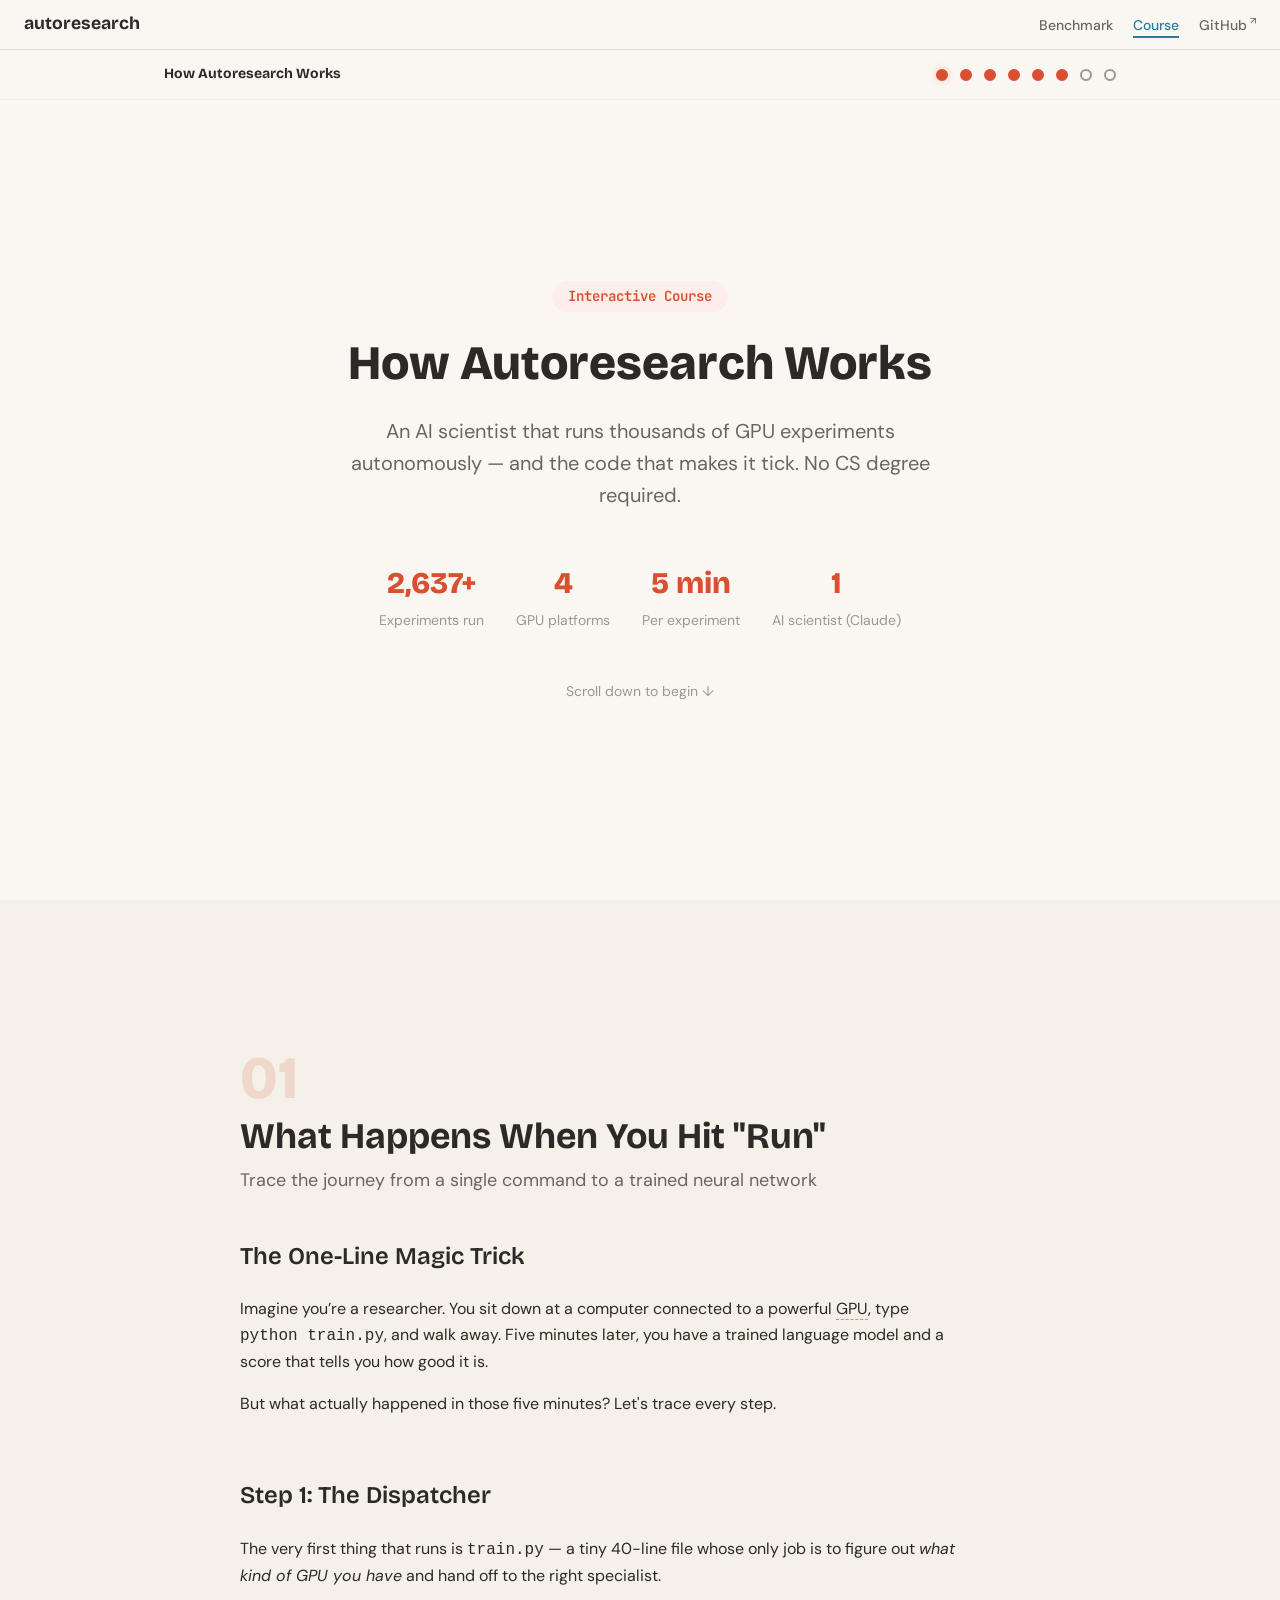
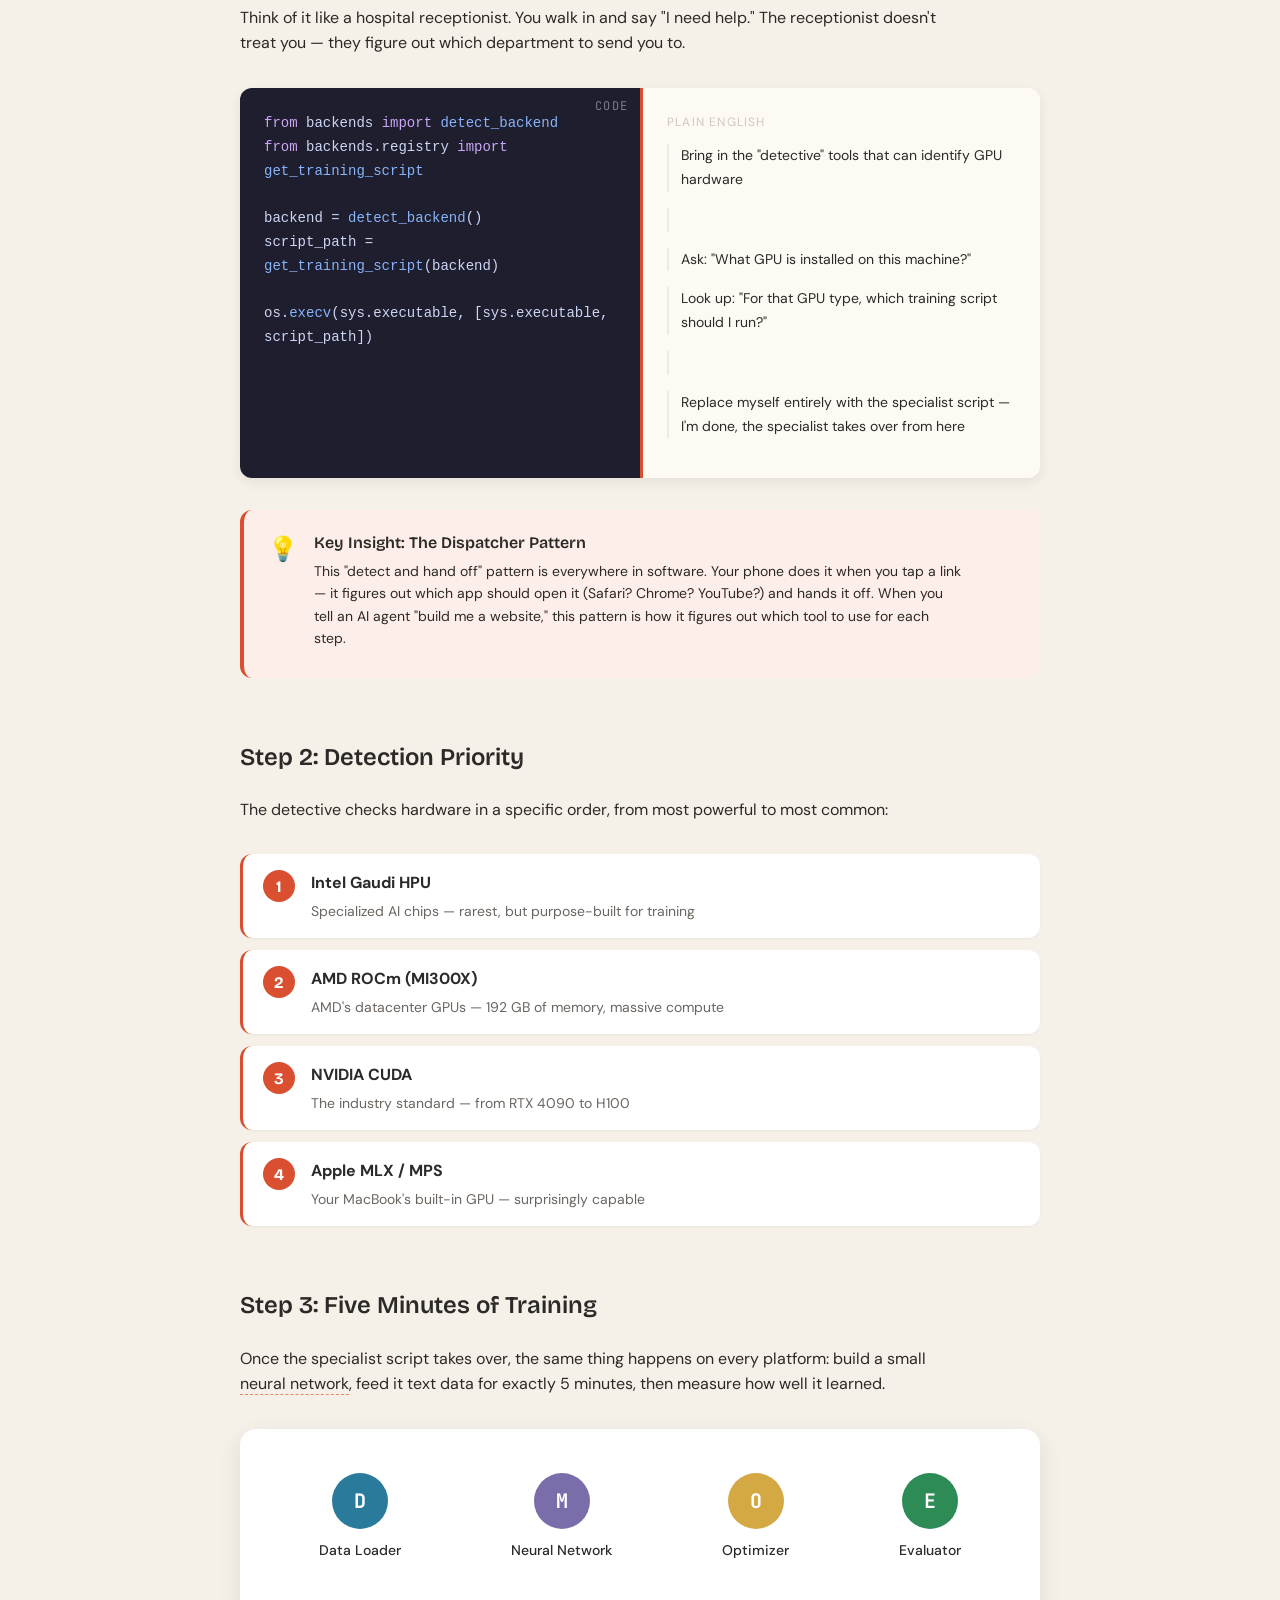
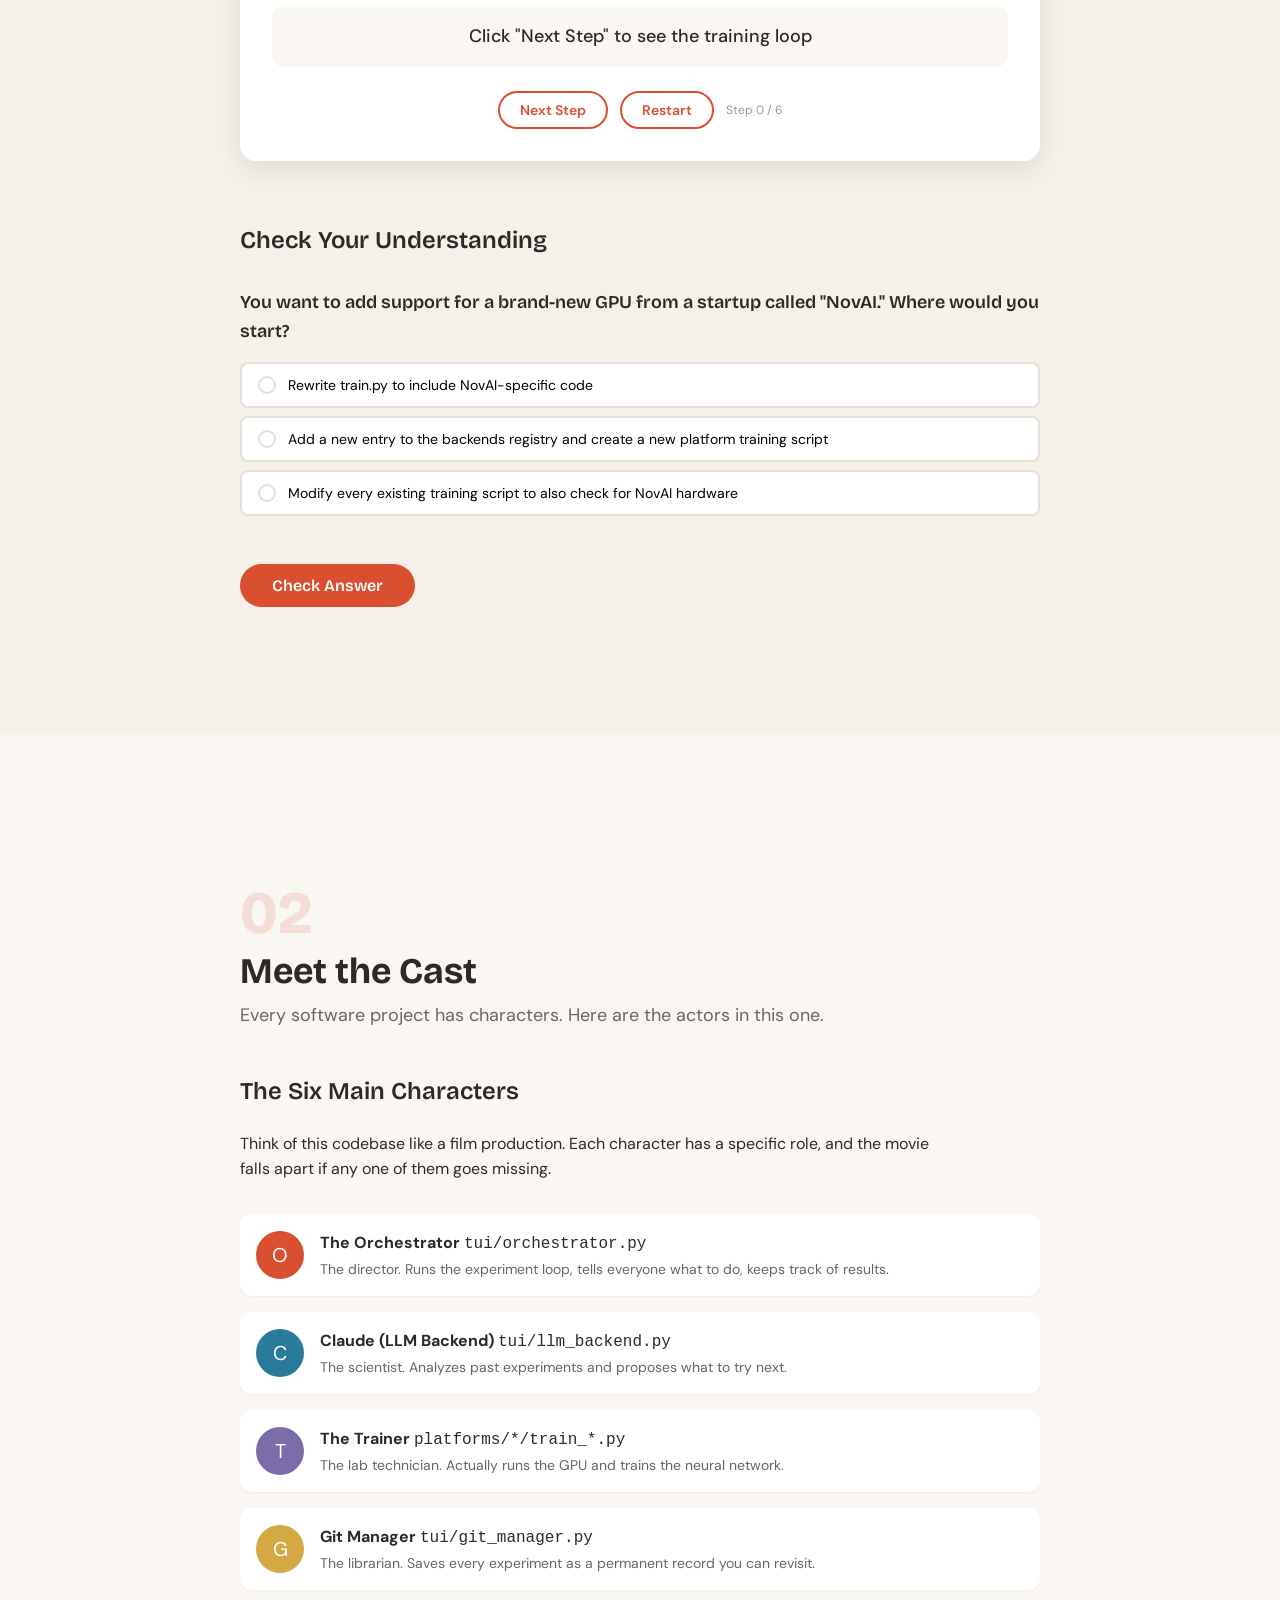
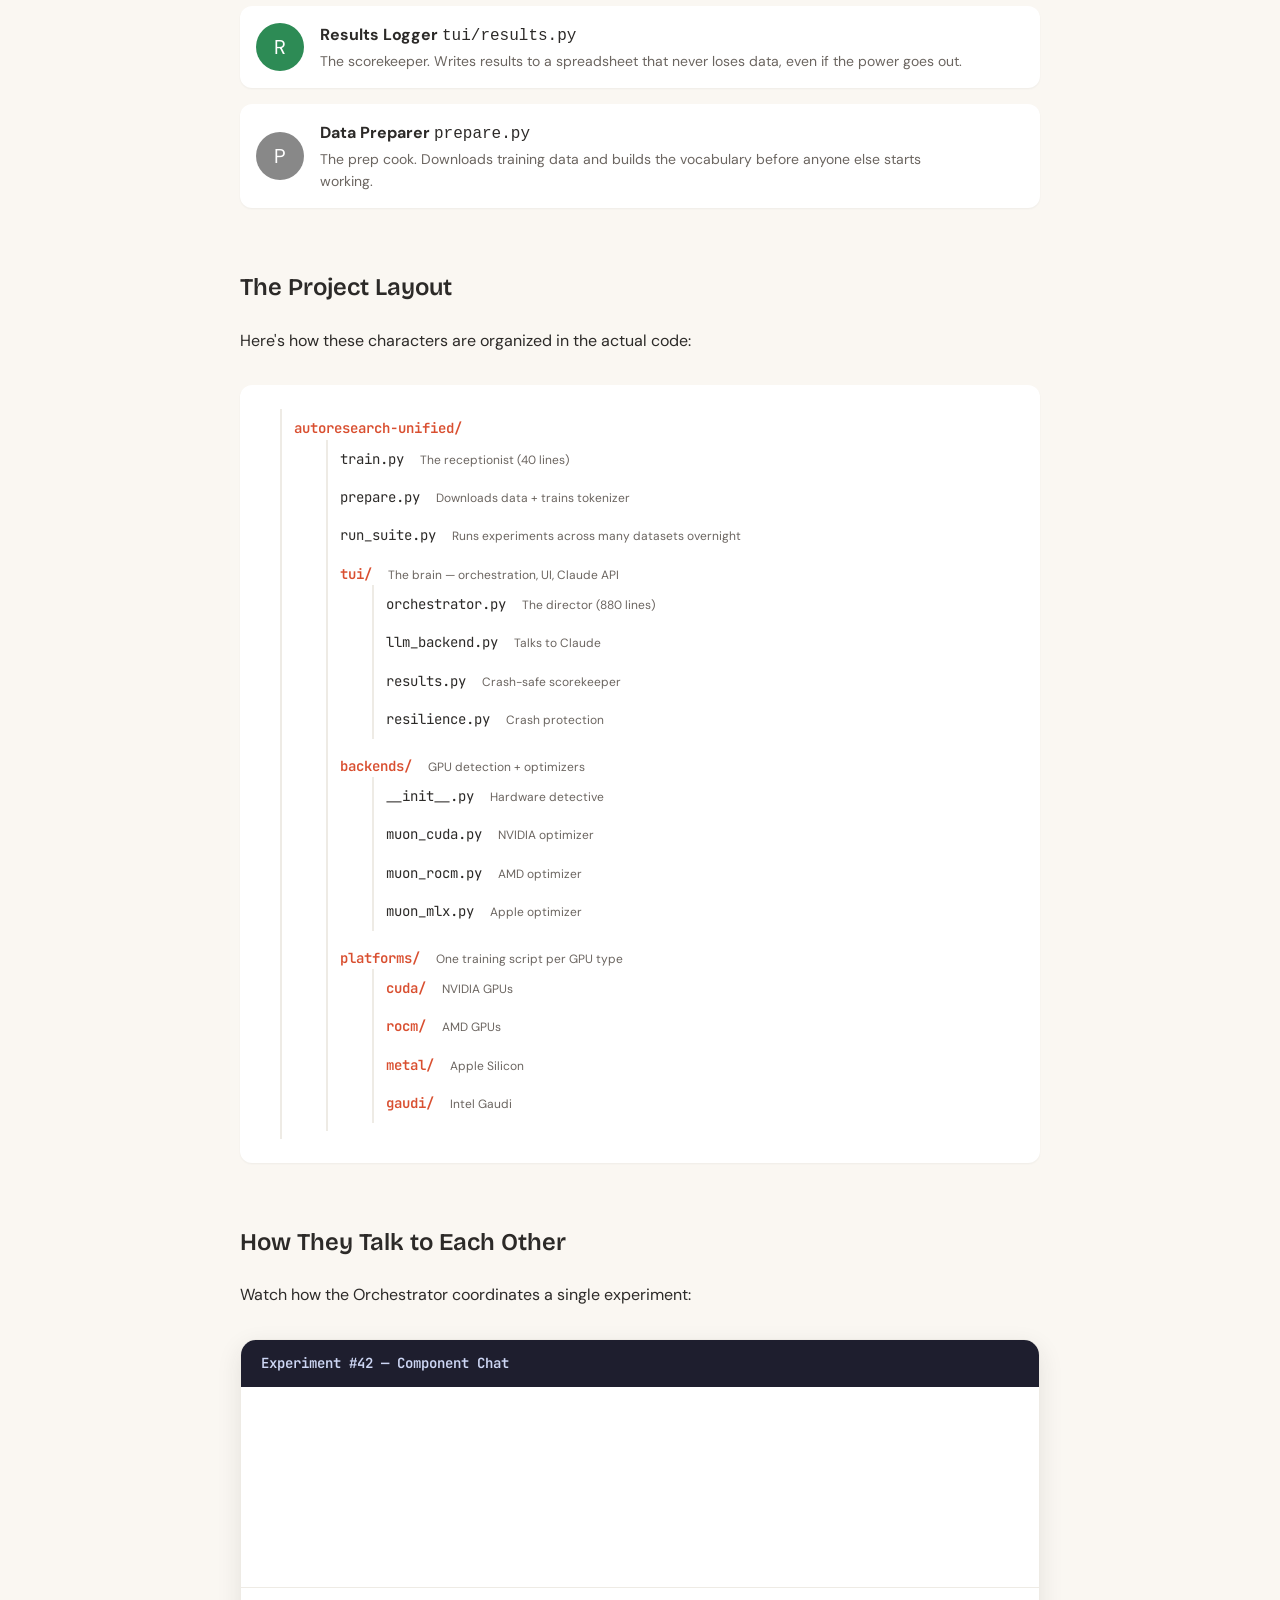
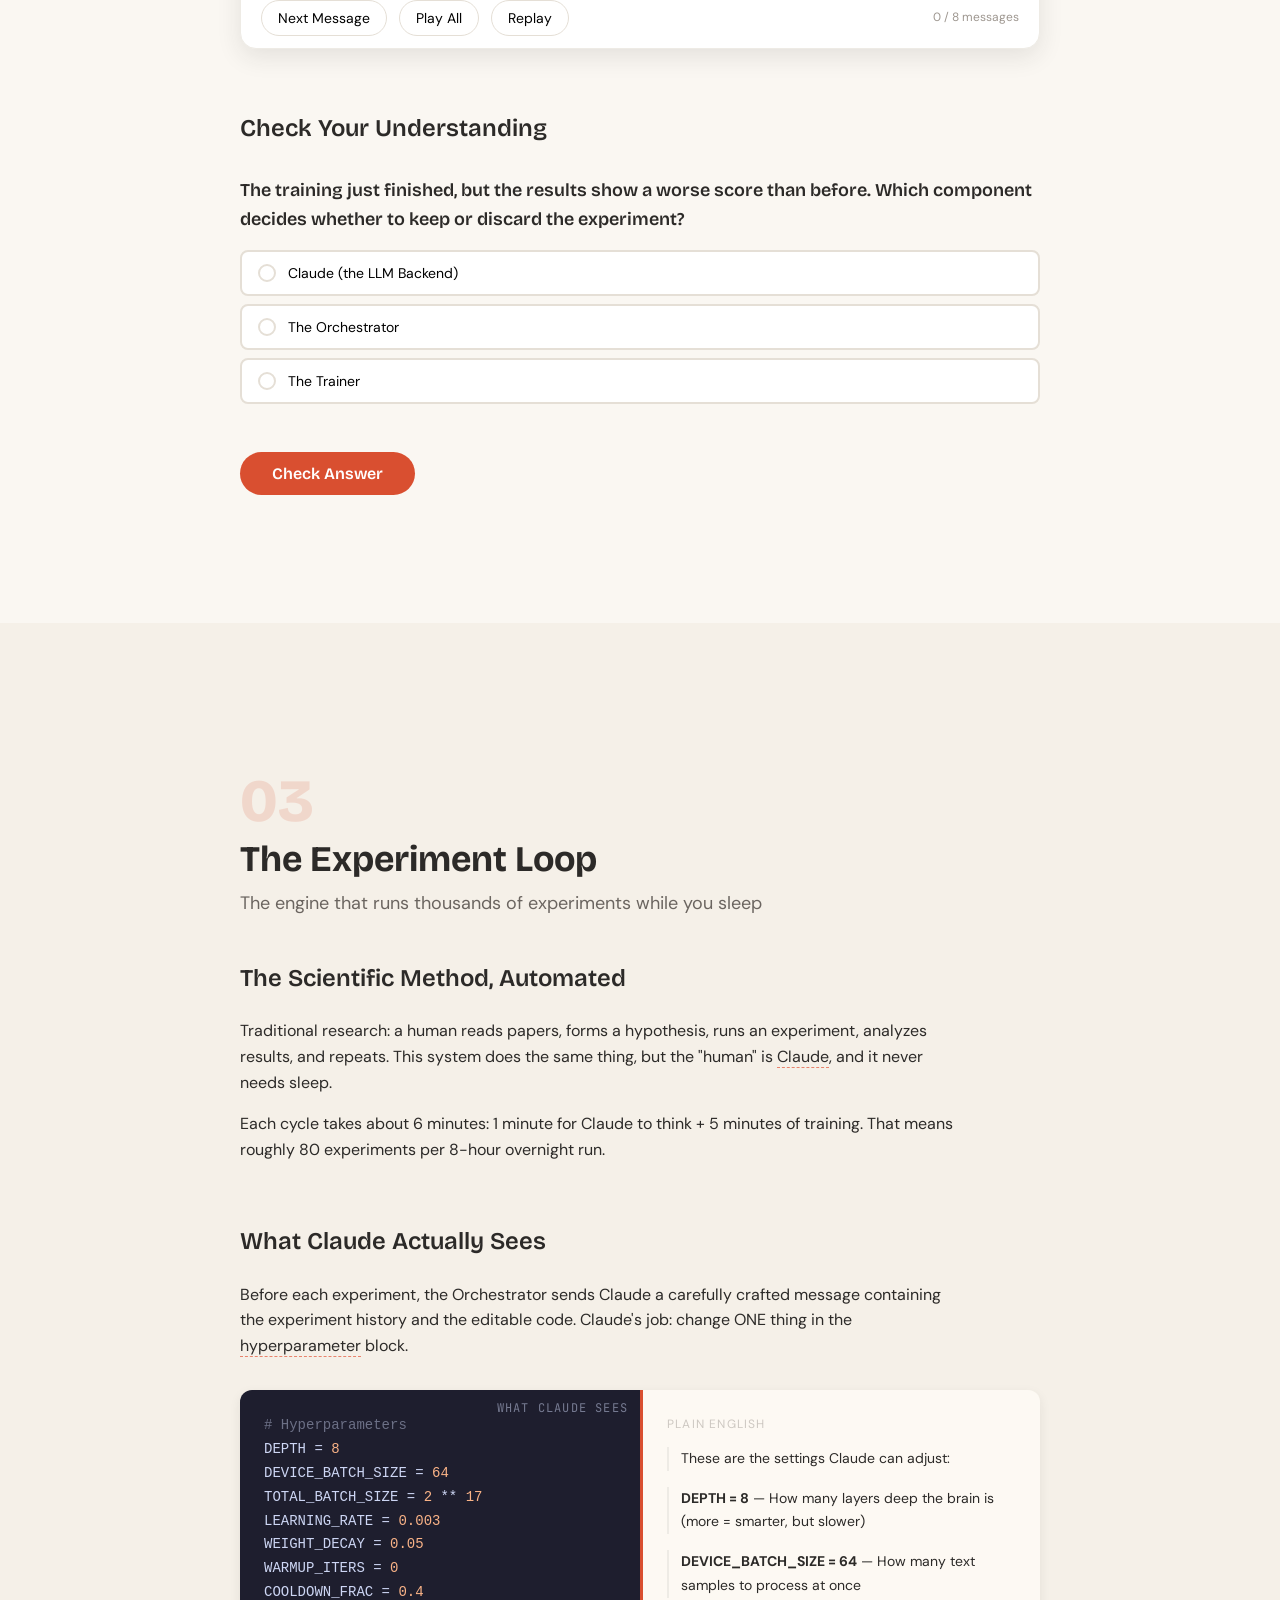
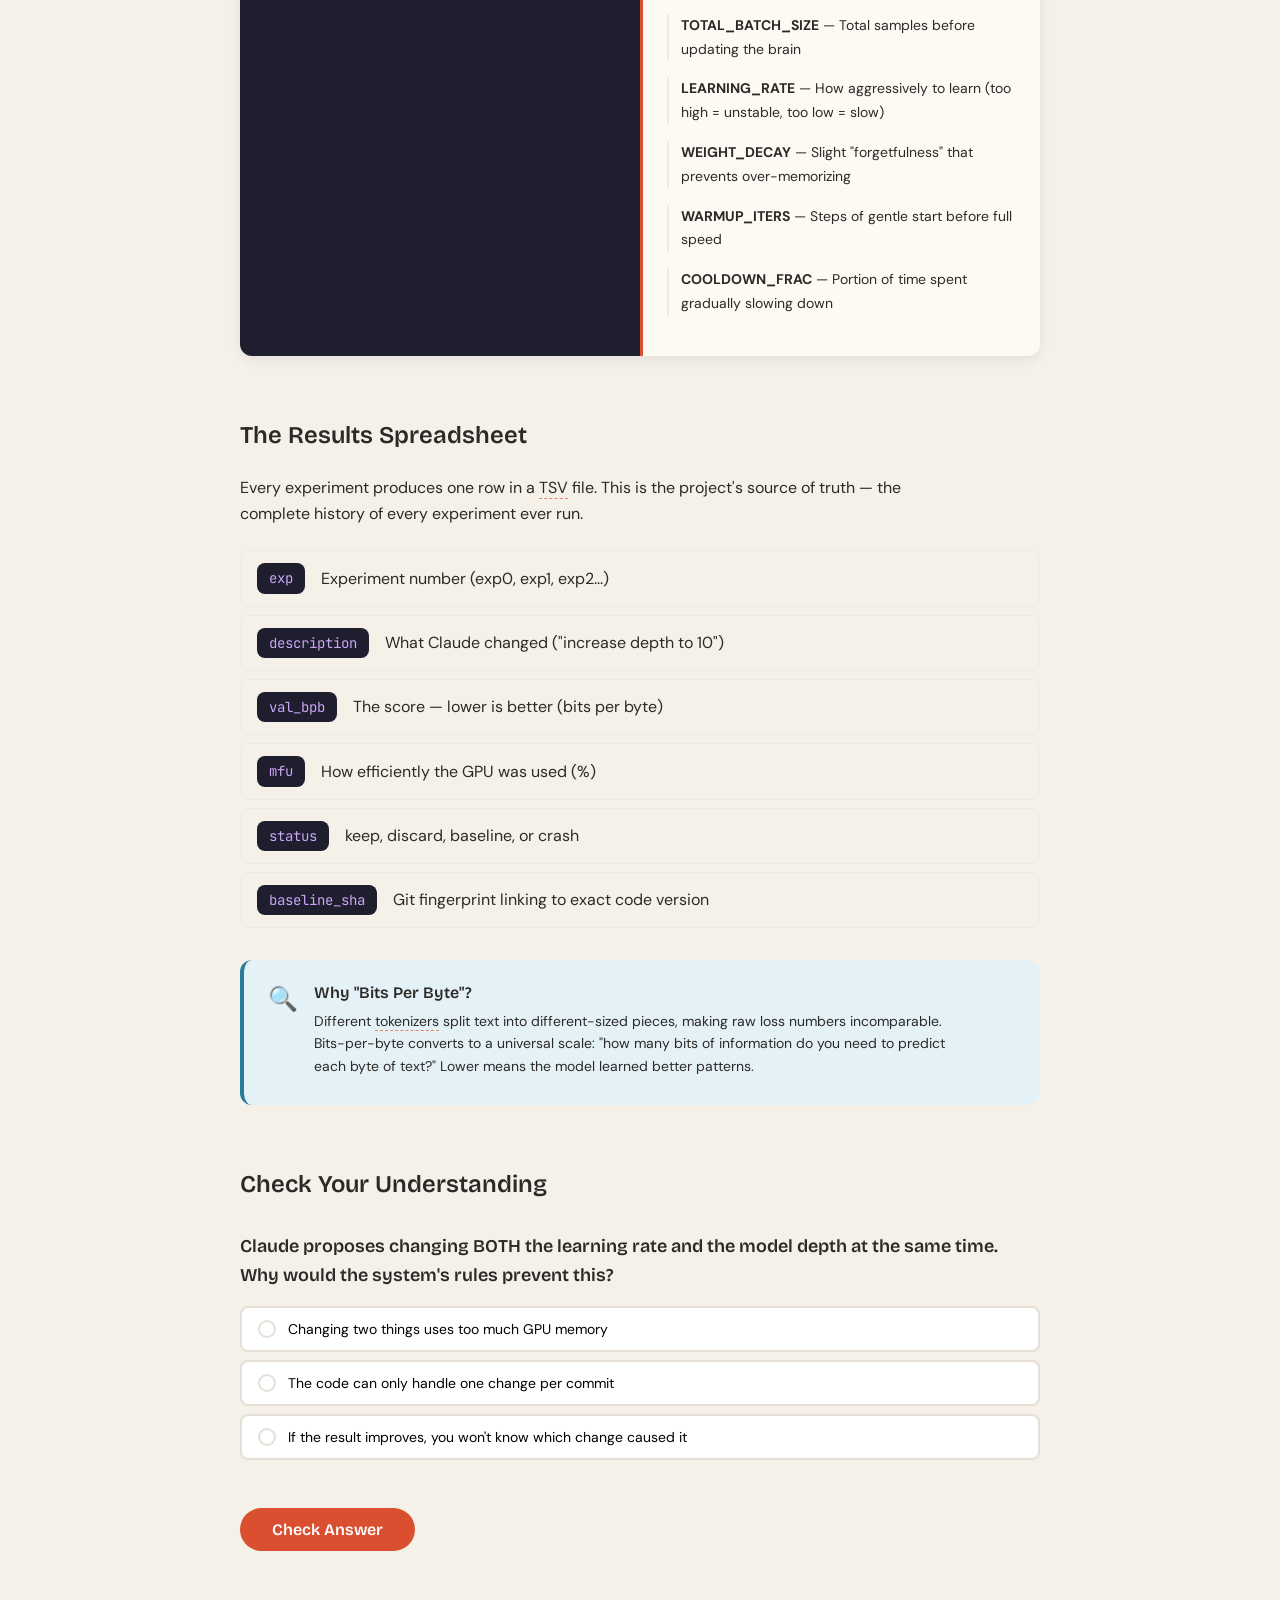
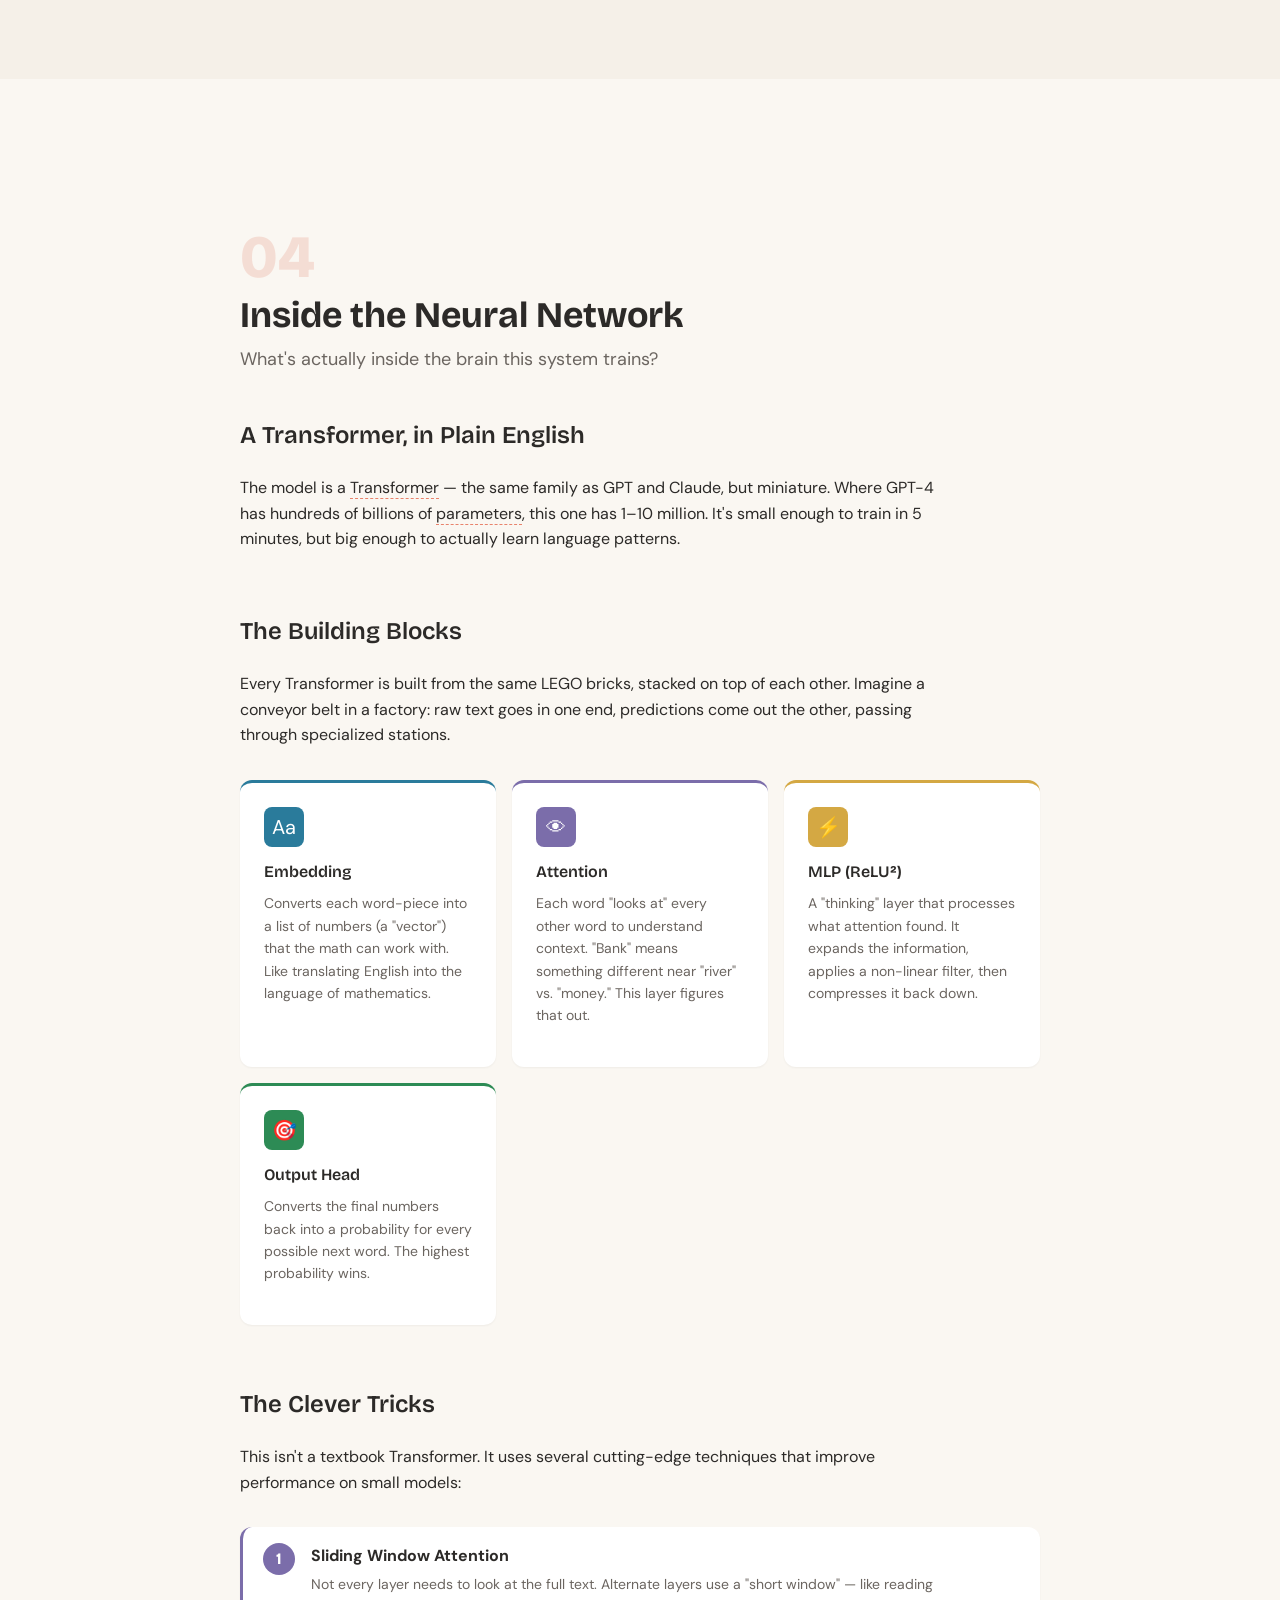
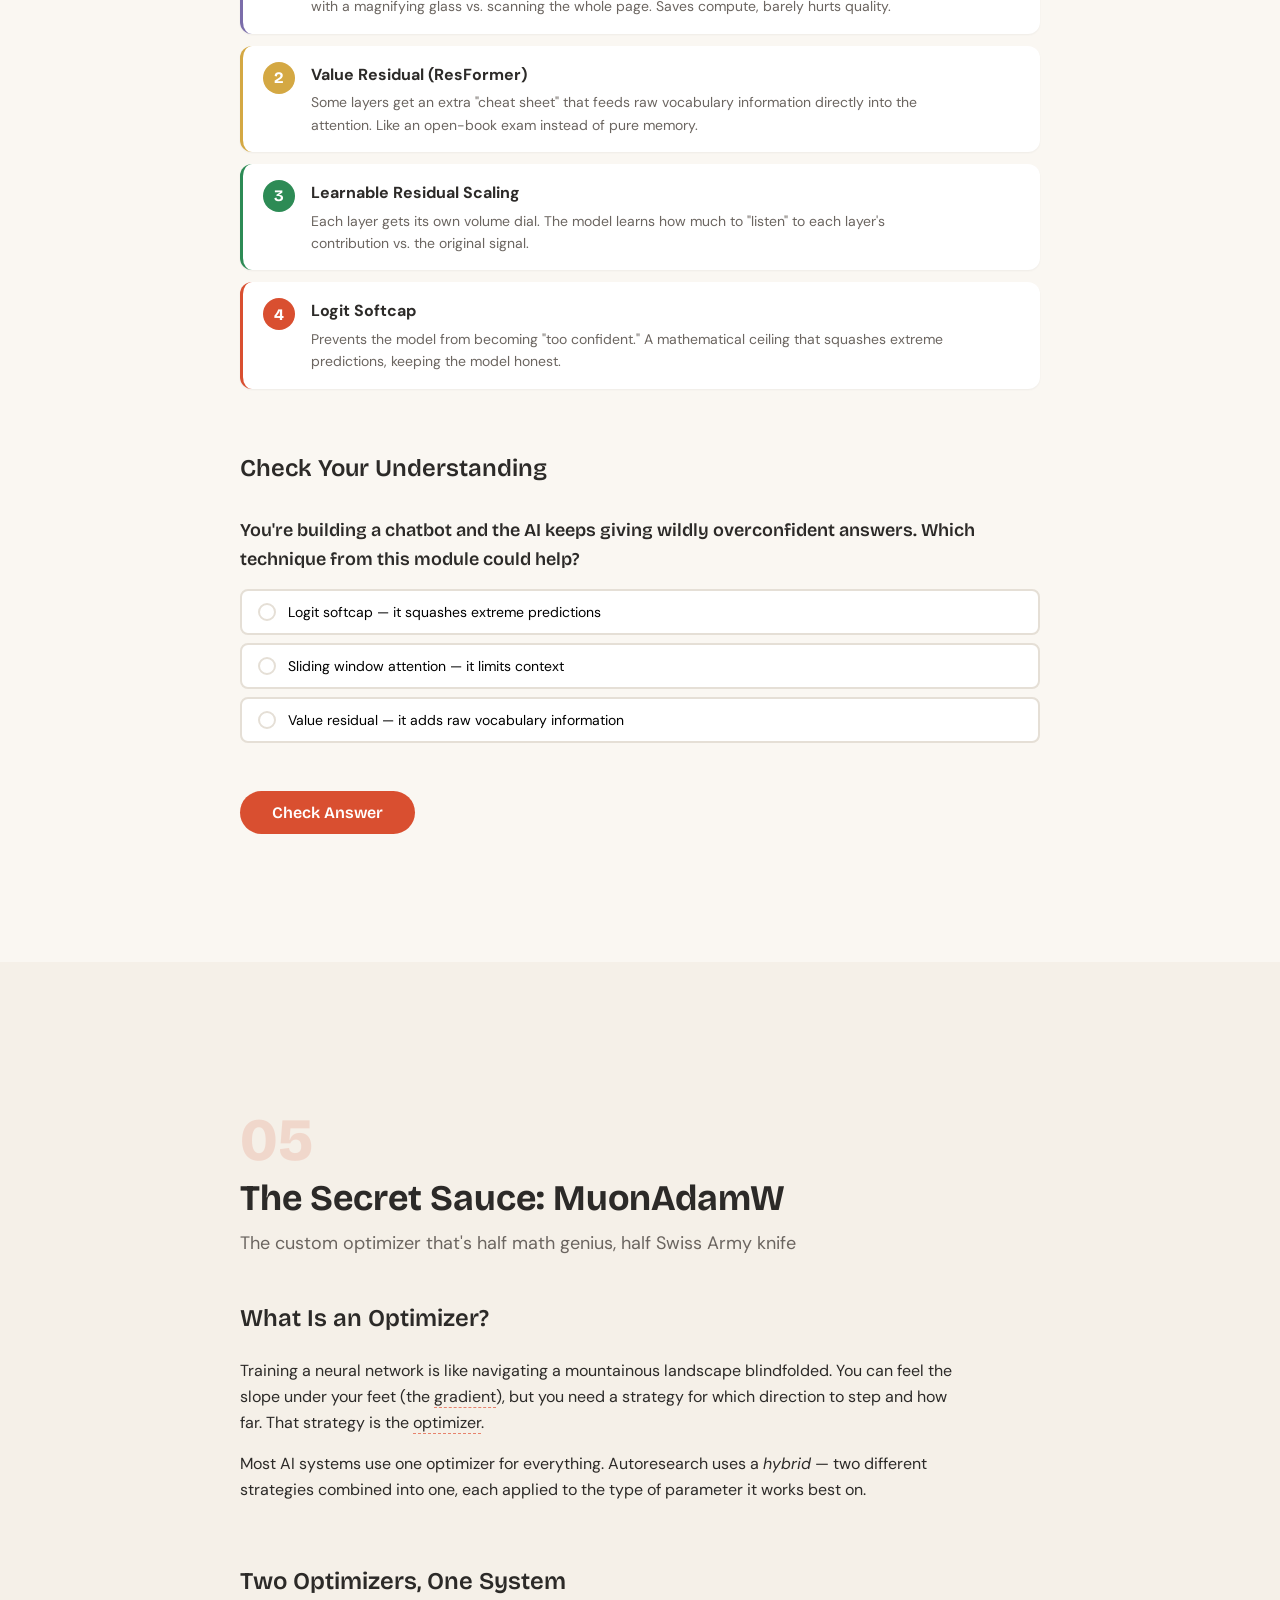
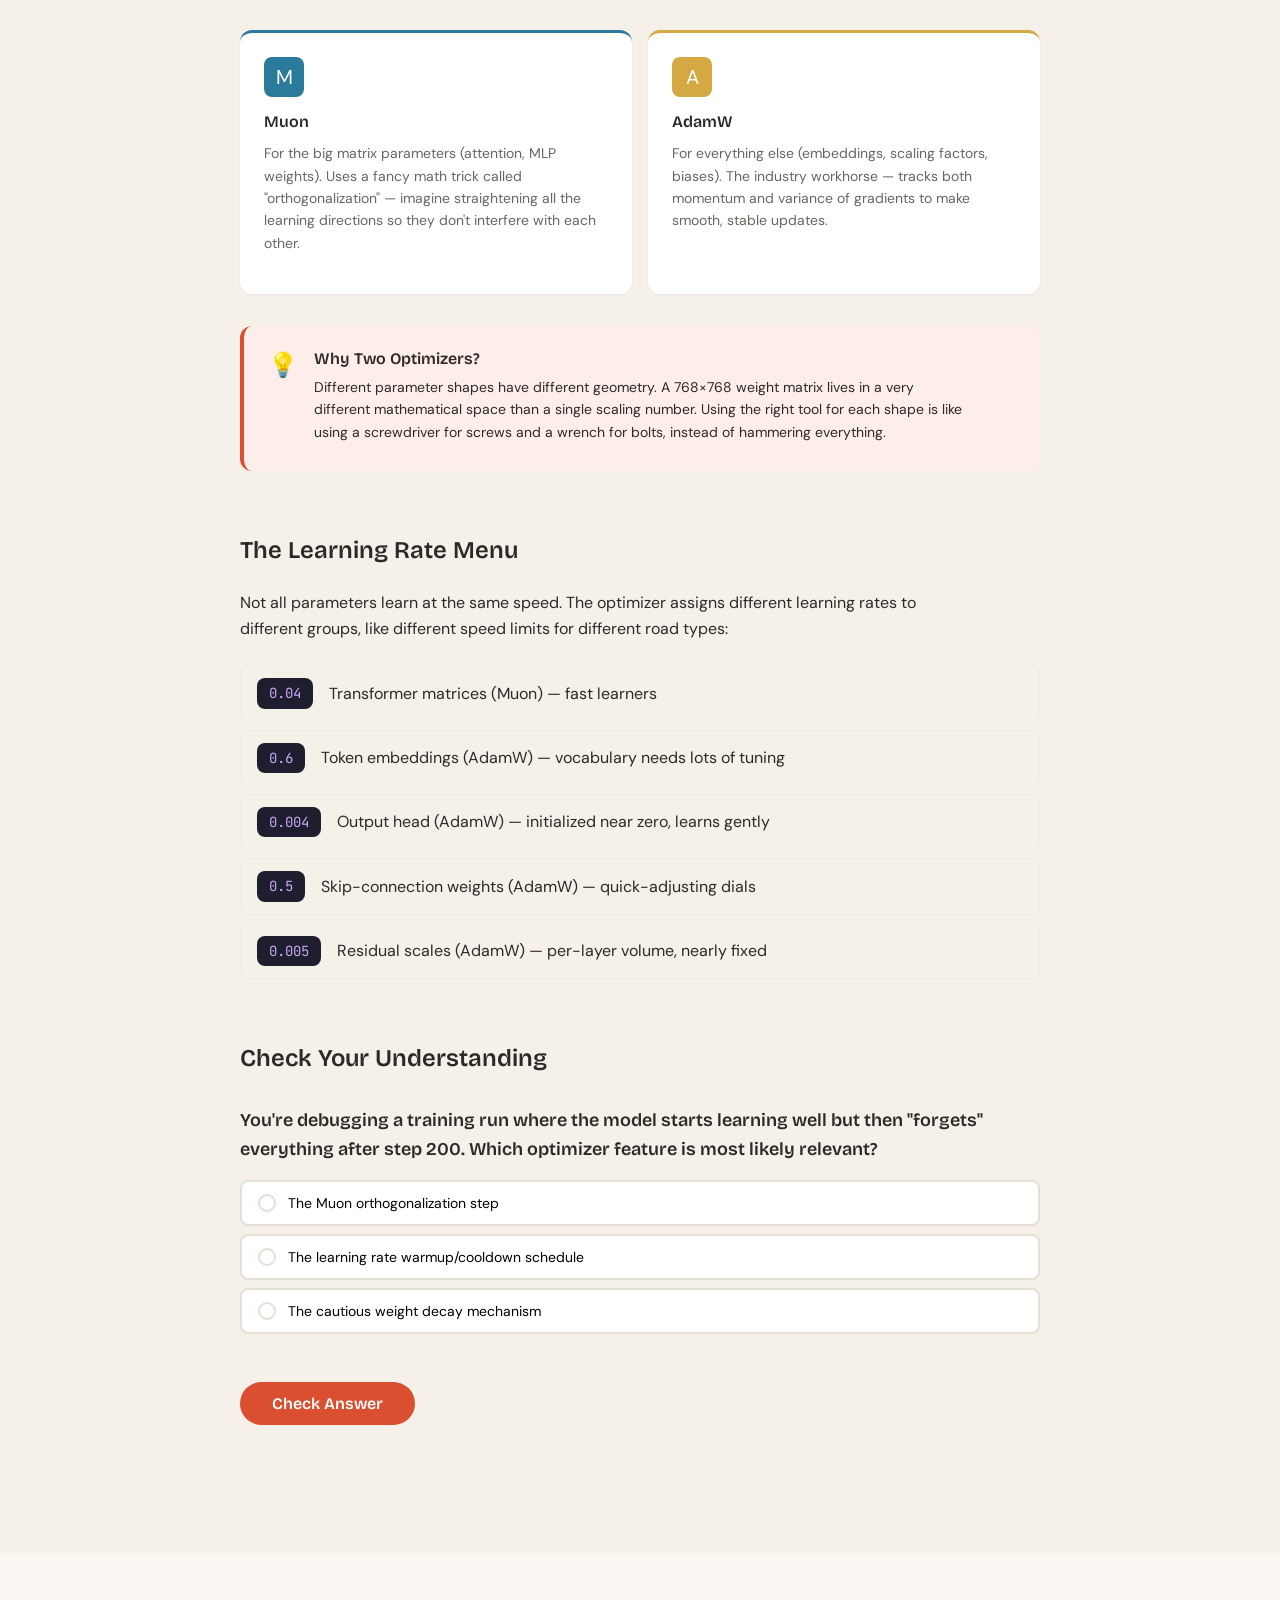
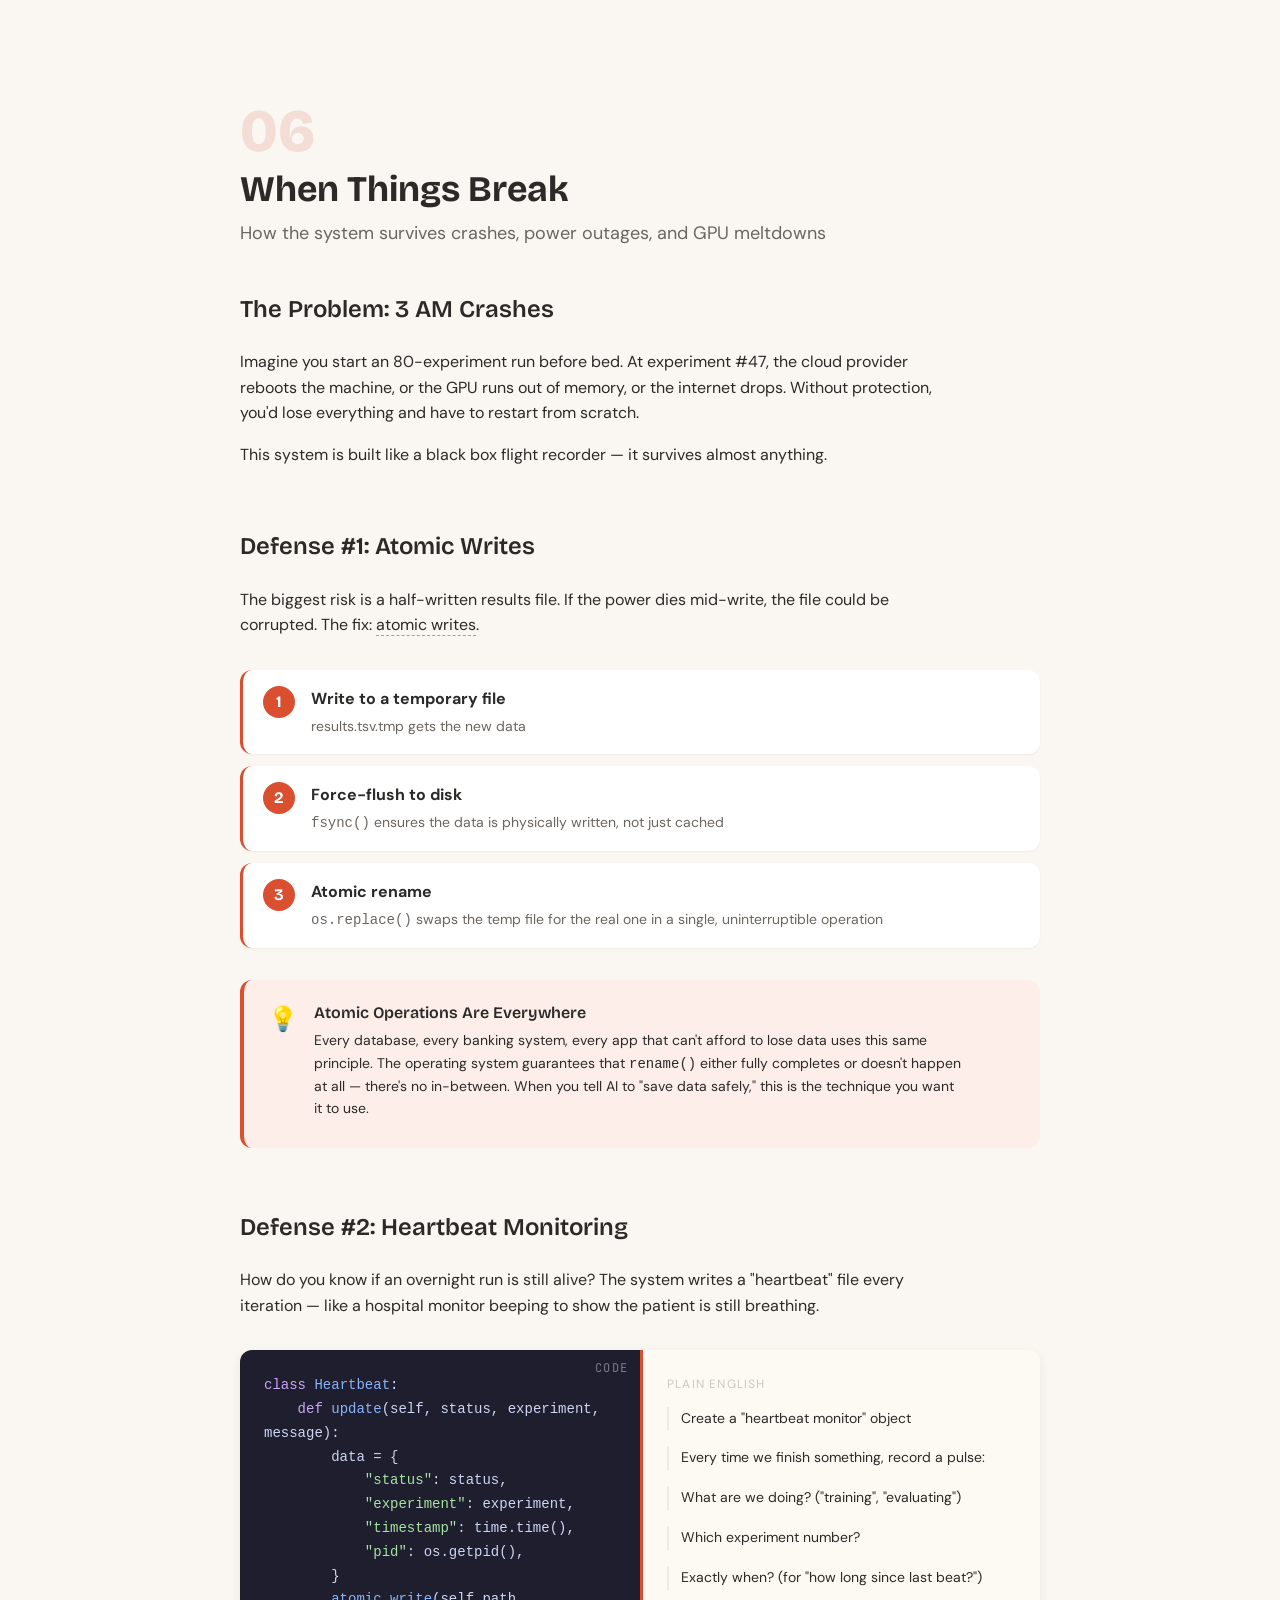
<file: docs/course/index.html>
<!DOCTYPE html>
<html lang="en">
<head>
<meta charset="UTF-8">
<meta name="viewport" content="width=device-width, initial-scale=1.0">
<title>How Autoresearch Works — An Interactive Course</title>
<link rel="preconnect" href="https://fonts.googleapis.com">
<link rel="preconnect" href="https://fonts.gstatic.com" crossorigin>
<link href="https://fonts.googleapis.com/css2?family=Bricolage+Grotesque:opsz,wght@12..96,400;12..96,600;12..96,700;12..96,800&family=DM+Sans:ital,opsz,wght@0,9..40,300;0,9..40,400;0,9..40,500;0,9..40,600;0,9..40,700;1,9..40,400;1,9..40,500&family=JetBrains+Mono:wght@400;500;600&display=swap" rel="stylesheet">
<link rel="stylesheet" href="../shared.css">
<style>
/* ============================================================
   DESIGN SYSTEM
   ============================================================ */
:root {
  --color-bg:             #FAF7F2;
  --color-bg-warm:        #F5F0E8;
  --color-bg-code:        #1E1E2E;
  --color-text:           #2C2A28;
  --color-text-secondary: #6B6560;
  --color-text-muted:     #9E9790;
  --color-border:         #E5DFD6;
  --color-border-light:   #EEEBE5;
  --color-surface:        #FFFFFF;
  --color-surface-warm:   #FDF9F3;
  --color-accent:         #D94F30;
  --color-accent-hover:   #C4432A;
  --color-accent-light:   #FDEEE9;
  --color-accent-muted:   #E8836C;
  --color-success:        #2D8B55;
  --color-success-light:  #E8F5EE;
  --color-error:          #C93B3B;
  --color-error-light:    #FDE8E8;
  --color-info:           #2A7B9B;
  --color-info-light:     #E4F2F7;
  --color-actor-1:        #D94F30;
  --color-actor-2:        #2A7B9B;
  --color-actor-3:        #7B6DAA;
  --color-actor-4:        #D4A843;
  --color-actor-5:        #2D8B55;
  --font-display:  'Bricolage Grotesque', Georgia, serif;
  --font-body:     'DM Sans', -apple-system, sans-serif;
  --font-mono:     'JetBrains Mono', 'Fira Code', 'Consolas', monospace;
  --text-xs:   0.75rem;
  --text-sm:   0.875rem;
  --text-base: 1rem;
  --text-lg:   1.125rem;
  --text-xl:   1.25rem;
  --text-2xl:  1.5rem;
  --text-3xl:  1.875rem;
  --text-4xl:  2.25rem;
  --text-5xl:  3rem;
  --text-6xl:  3.75rem;
  --leading-tight:  1.15;
  --leading-snug:   1.3;
  --leading-normal: 1.6;
  --leading-loose:  1.8;
  --space-1:  0.25rem;
  --space-2:  0.5rem;
  --space-3:  0.75rem;
  --space-4:  1rem;
  --space-5:  1.25rem;
  --space-6:  1.5rem;
  --space-8:  2rem;
  --space-10: 2.5rem;
  --space-12: 3rem;
  --space-16: 4rem;
  --space-20: 5rem;
  --space-24: 6rem;
  --content-width:     800px;
  --content-width-wide: 1000px;
  --nav-height:        50px;
  --radius-sm:  8px;
  --radius-md:  12px;
  --radius-lg:  16px;
  --radius-full: 9999px;
  --shadow-sm:  0 1px 2px rgba(44,42,40,0.05);
  --shadow-md:  0 4px 12px rgba(44,42,40,0.08);
  --shadow-lg:  0 8px 24px rgba(44,42,40,0.1);
  --shadow-xl:  0 16px 48px rgba(44,42,40,0.12);
  --ease-out:    cubic-bezier(0.16, 1, 0.3, 1);
  --ease-in-out: cubic-bezier(0.65, 0, 0.35, 1);
  --duration-fast:   150ms;
  --duration-normal: 300ms;
  --duration-slow:   500ms;
  --stagger-delay:   120ms;
}

/* ============================================================
   RESET & BASE
   ============================================================ */
*, *::before, *::after { box-sizing: border-box; margin: 0; padding: 0; }
html { scroll-snap-type: y proximity; scroll-behavior: smooth; }
body {
  font-family: var(--font-body);
  font-size: var(--text-base);
  line-height: var(--leading-normal);
  color: var(--color-text);
  background: var(--color-bg);
  background-image: radial-gradient(ellipse at 20% 50%, rgba(217,79,48,0.03) 0%, transparent 50%);
  -webkit-font-smoothing: antialiased;
}
::-webkit-scrollbar { width: 6px; }
::-webkit-scrollbar-track { background: transparent; }
::-webkit-scrollbar-thumb { background: var(--color-border); border-radius: var(--radius-full); }
pre, code { white-space: pre-wrap; word-break: break-word; overflow-x: hidden; }
a { color: var(--color-accent); text-decoration: none; }
a:hover { text-decoration: underline; }

/* ============================================================
   NAV
   ============================================================ */
.nav {
  position: fixed; top: 50px; left: 0; right: 0; z-index: 1000;
  background: rgba(250,247,242,0.92); backdrop-filter: blur(10px);
  border-bottom: 1px solid var(--color-border-light);
  height: var(--nav-height);
}
.progress-bar {
  position: absolute; top: 0; left: 0; height: 3px;
  background: var(--color-accent); width: 0%; transition: width 100ms linear;
}
.nav-inner {
  max-width: var(--content-width-wide); margin: 0 auto;
  display: flex; align-items: center; justify-content: space-between;
  height: 100%; padding: 0 var(--space-6);
}
.nav-title { font-family: var(--font-display); font-weight: 700; font-size: var(--text-sm); color: var(--color-text); }
.nav-dots { display: flex; gap: var(--space-3); }
.nav-dot {
  width: 12px; height: 12px; border-radius: 50%;
  border: 2px solid var(--color-text-muted); background: transparent;
  cursor: pointer; transition: all var(--duration-fast);
  position: relative; padding: 0;
}
.nav-dot:hover { border-color: var(--color-accent); }
.nav-dot.active { border-color: var(--color-accent); background: var(--color-accent); box-shadow: 0 0 8px rgba(217,79,48,0.3); }
.nav-dot.visited { background: var(--color-accent); border-color: var(--color-accent); }
.nav-dot[data-tooltip]:hover::after {
  content: attr(data-tooltip); position: absolute; top: calc(100% + 8px); left: 50%;
  transform: translateX(-50%); background: var(--color-bg-code); color: #CDD6F4;
  padding: var(--space-1) var(--space-3); border-radius: var(--radius-sm);
  font-size: var(--text-xs); white-space: nowrap; pointer-events: none; z-index: 1001;
}

/* ============================================================
   MODULE LAYOUT
   ============================================================ */
.module {
  min-height: 100dvh; min-height: 100vh;
  scroll-snap-align: start;
  padding: var(--space-16) var(--space-6);
  padding-top: calc(var(--nav-height) + 50px + var(--space-12));
}
.module-content { max-width: var(--content-width); margin: 0 auto; }
.module-header { margin-bottom: var(--space-12); }
.module-number {
  font-family: var(--font-display); font-size: var(--text-6xl); font-weight: 800;
  color: var(--color-accent); opacity: 0.15; line-height: 1; display: block;
  margin-bottom: var(--space-2);
}
.module-title {
  font-family: var(--font-display); font-size: var(--text-4xl); font-weight: 700;
  line-height: var(--leading-tight); margin-bottom: var(--space-3);
}
.module-subtitle {
  font-size: var(--text-lg); color: var(--color-text-secondary);
  line-height: var(--leading-snug);
}
.screen { margin-bottom: var(--space-16); }
.screen-heading {
  font-family: var(--font-display); font-size: var(--text-2xl); font-weight: 600;
  margin-bottom: var(--space-6); line-height: var(--leading-snug);
}
.screen p { margin-bottom: var(--space-4); max-width: 65ch; }

/* ============================================================
   ANIMATIONS
   ============================================================ */
.animate-in { opacity: 0; transform: translateY(20px); transition: opacity var(--duration-slow) var(--ease-out), transform var(--duration-slow) var(--ease-out); }
.animate-in.visible { opacity: 1; transform: translateY(0); }
.stagger-children > .animate-in { transition-delay: calc(var(--stagger-index, 0) * var(--stagger-delay)); }
@keyframes fadeSlideUp { from { opacity: 0; transform: translateY(12px); } to { opacity: 1; transform: translateY(0); } }
@keyframes typingBounce { 0%, 60%, 100% { transform: translateY(0); } 30% { transform: translateY(-6px); } }
@keyframes pulse { 0%, 100% { opacity: 1; } 50% { opacity: 0.5; } }
@keyframes packetMove { 0% { left: var(--from-x); top: var(--from-y); opacity: 1; } 100% { left: var(--to-x); top: var(--to-y); opacity: 1; } }

/* ============================================================
   TRANSLATION BLOCKS
   ============================================================ */
.translation-block {
  display: grid; grid-template-columns: 1fr 1fr; gap: 0;
  border-radius: var(--radius-md); overflow: hidden;
  box-shadow: var(--shadow-md); margin: var(--space-8) 0;
}
.translation-code {
  background: var(--color-bg-code); color: #CDD6F4;
  padding: var(--space-6); font-family: var(--font-mono);
  font-size: var(--text-sm); line-height: 1.7; position: relative;
  overflow-x: hidden;
}
.translation-code pre, .translation-code code { white-space: pre-wrap; word-break: break-word; overflow-x: hidden; }
.translation-english {
  background: var(--color-surface-warm); padding: var(--space-6);
  font-size: var(--text-sm); line-height: 1.7;
  border-left: 3px solid var(--color-accent);
}
.translation-label {
  position: absolute; top: var(--space-2); right: var(--space-3);
  font-size: var(--text-xs); text-transform: uppercase; letter-spacing: 0.1em; opacity: 0.5;
}
.translation-english .translation-label { color: var(--color-text-muted); position: relative; top: auto; right: auto; display: block; margin-bottom: var(--space-3); }
.tl { margin-bottom: var(--space-3); padding-left: var(--space-3); border-left: 2px solid var(--color-border-light); }
.code-keyword  { color: #CBA6F7; }
.code-string   { color: #A6E3A1; }
.code-function { color: #89B4FA; }
.code-comment  { color: #6C7086; }
.code-number   { color: #FAB387; }
.code-property { color: #F9E2AF; }
.code-operator { color: #94E2D5; }

/* ============================================================
   CALLOUT BOXES
   ============================================================ */
.callout {
  display: flex; gap: var(--space-4); padding: var(--space-5) var(--space-6);
  border-radius: var(--radius-md); margin: var(--space-8) 0;
}
.callout-accent { background: var(--color-accent-light); border-left: 4px solid var(--color-accent); }
.callout-info { background: var(--color-info-light); border-left: 4px solid var(--color-info); }
.callout-warning { background: var(--color-error-light); border-left: 4px solid var(--color-error); }
.callout-icon { font-size: 1.5rem; flex-shrink: 0; }
.callout-title { display: block; font-weight: 600; margin-bottom: var(--space-1); font-family: var(--font-display); }
.callout-content p { margin-bottom: var(--space-2); font-size: var(--text-sm); }

/* ============================================================
   PATTERN CARDS
   ============================================================ */
.pattern-cards { display: grid; grid-template-columns: repeat(auto-fit, minmax(220px, 1fr)); gap: var(--space-4); margin: var(--space-8) 0; }
.pattern-card {
  background: var(--color-surface); border-radius: var(--radius-md);
  padding: var(--space-6); box-shadow: var(--shadow-sm);
  transition: transform var(--duration-normal) var(--ease-out), box-shadow var(--duration-normal);
}
.pattern-card:hover { transform: translateY(-4px); box-shadow: var(--shadow-md); }
.pattern-icon { width: 40px; height: 40px; border-radius: var(--radius-sm); display: flex; align-items: center; justify-content: center; font-size: 1.25rem; margin-bottom: var(--space-3); color: white; }
.pattern-title { font-family: var(--font-display); font-weight: 600; margin-bottom: var(--space-2); }
.pattern-desc { font-size: var(--text-sm); color: var(--color-text-secondary); }

/* ============================================================
   ICON ROWS
   ============================================================ */
.icon-rows { display: flex; flex-direction: column; gap: var(--space-4); margin: var(--space-8) 0; }
.icon-row {
  display: flex; align-items: center; gap: var(--space-4);
  padding: var(--space-4); background: var(--color-surface);
  border-radius: var(--radius-md); box-shadow: var(--shadow-sm);
}
.icon-row p { margin: 0; color: var(--color-text-secondary); font-size: var(--text-sm); }
.icon-circle {
  width: 48px; height: 48px; border-radius: 50%;
  display: flex; align-items: center; justify-content: center;
  font-size: 1.25rem; flex-shrink: 0; color: white;
}

/* ============================================================
   STEP CARDS
   ============================================================ */
.step-cards { display: flex; flex-direction: column; gap: var(--space-3); margin: var(--space-8) 0; }
.step-card {
  display: flex; align-items: flex-start; gap: var(--space-4);
  padding: var(--space-4) var(--space-5); background: var(--color-surface);
  border-radius: var(--radius-md); border-left: 3px solid var(--color-accent);
  box-shadow: var(--shadow-sm);
}
.step-num {
  width: 32px; height: 32px; border-radius: 50%;
  background: var(--color-accent); color: white; font-weight: 700;
  display: flex; align-items: center; justify-content: center;
  font-family: var(--font-display); flex-shrink: 0;
}
.step-body p { margin: var(--space-1) 0 0; color: var(--color-text-secondary); font-size: var(--text-sm); }

/* ============================================================
   FILE TREE
   ============================================================ */
.file-tree { font-family: var(--font-mono); font-size: var(--text-sm); margin: var(--space-8) 0; background: var(--color-surface); padding: var(--space-6); border-radius: var(--radius-md); box-shadow: var(--shadow-sm); }
.ft-folder, .ft-file { padding: var(--space-2) var(--space-3); border-left: 2px solid var(--color-border-light); margin-left: var(--space-4); }
.ft-folder > .ft-name { color: var(--color-accent); font-weight: 600; }
.ft-file > .ft-name { color: var(--color-text); }
.ft-desc { color: var(--color-text-secondary); font-family: var(--font-body); margin-left: var(--space-2); font-size: var(--text-xs); }
.ft-children { margin-left: var(--space-4); }

/* ============================================================
   CHAT ANIMATION
   ============================================================ */
.chat-window {
  background: var(--color-surface); border-radius: var(--radius-lg);
  box-shadow: var(--shadow-lg); overflow: hidden; margin: var(--space-8) 0;
  border: 1px solid var(--color-border-light);
}
.chat-header { background: var(--color-bg-code); color: #CDD6F4; padding: var(--space-3) var(--space-5); font-family: var(--font-mono); font-size: var(--text-sm); font-weight: 600; }
.chat-messages { padding: var(--space-5); min-height: 200px; max-height: 450px; overflow-y: auto; display: flex; flex-direction: column; gap: var(--space-4); }
.chat-message { display: flex; gap: var(--space-3); align-items: flex-start; }
.chat-avatar { width: 36px; height: 36px; border-radius: 50%; display: flex; align-items: center; justify-content: center; color: white; font-weight: 700; font-size: var(--text-sm); font-family: var(--font-mono); flex-shrink: 0; }
.chat-bubble { background: var(--color-bg); padding: var(--space-3) var(--space-4); border-radius: var(--radius-md); max-width: 80%; }
.chat-sender { font-weight: 600; font-size: var(--text-xs); display: block; margin-bottom: var(--space-1); text-transform: uppercase; letter-spacing: 0.05em; }
.chat-bubble p { font-size: var(--text-sm); margin: 0; }
.chat-typing { display: flex; gap: var(--space-3); align-items: center; padding: 0 var(--space-5) var(--space-3); }
.chat-typing-dots { display: flex; gap: 4px; }
.typing-dot { width: 8px; height: 8px; border-radius: 50%; background: var(--color-text-muted); animation: typingBounce 1.4s infinite; }
.typing-dot:nth-child(2) { animation-delay: 0.2s; }
.typing-dot:nth-child(3) { animation-delay: 0.4s; }
.chat-controls { display: flex; gap: var(--space-3); padding: var(--space-3) var(--space-5); border-top: 1px solid var(--color-border-light); align-items: center; flex-wrap: wrap; }
.chat-controls button {
  padding: var(--space-2) var(--space-4); border: 1px solid var(--color-border);
  border-radius: var(--radius-full); background: var(--color-surface);
  cursor: pointer; font-family: var(--font-body); font-size: var(--text-sm);
  transition: all var(--duration-fast);
}
.chat-controls button:hover { border-color: var(--color-accent); color: var(--color-accent); }
.chat-progress { font-size: var(--text-xs); color: var(--color-text-muted); margin-left: auto; }

/* ============================================================
   FLOW ANIMATION
   ============================================================ */
.flow-animation {
  background: var(--color-surface); border-radius: var(--radius-lg);
  box-shadow: var(--shadow-lg); padding: var(--space-8); margin: var(--space-8) 0;
  position: relative; overflow: hidden;
}
.flow-actors { display: flex; justify-content: space-around; gap: var(--space-4); flex-wrap: wrap; margin-bottom: var(--space-8); }
.flow-actor { text-align: center; transition: all var(--duration-normal) var(--ease-out); padding: var(--space-3); border-radius: var(--radius-md); }
.flow-actor-icon {
  width: 56px; height: 56px; border-radius: 50%; display: flex; align-items: center; justify-content: center;
  color: white; font-weight: 700; font-size: 1.25rem; margin: 0 auto var(--space-2);
  font-family: var(--font-mono); transition: all var(--duration-normal);
}
.flow-actor span { font-size: var(--text-sm); font-weight: 500; }
.flow-actor.active { background: var(--color-accent-light); }
.flow-actor.active .flow-actor-icon { box-shadow: 0 0 0 3px var(--color-accent), 0 0 20px rgba(217,79,48,0.2); transform: scale(1.1); }
.flow-step-label {
  text-align: center; font-size: var(--text-lg); font-weight: 500;
  min-height: 60px; display: flex; align-items: center; justify-content: center;
  padding: var(--space-4); background: var(--color-bg); border-radius: var(--radius-md);
  margin-bottom: var(--space-6); transition: all var(--duration-normal);
}
.flow-controls { display: flex; gap: var(--space-3); justify-content: center; align-items: center; flex-wrap: wrap; }
.flow-controls button {
  padding: var(--space-2) var(--space-5); border: 2px solid var(--color-accent);
  border-radius: var(--radius-full); background: transparent; color: var(--color-accent);
  cursor: pointer; font-family: var(--font-body); font-weight: 600; font-size: var(--text-sm);
  transition: all var(--duration-fast);
}
.flow-controls button:hover { background: var(--color-accent); color: white; }
.flow-progress { font-size: var(--text-xs); color: var(--color-text-muted); }

/* ============================================================
   QUIZ
   ============================================================ */
.quiz-container { margin: var(--space-8) 0; }
.quiz-question-block { margin-bottom: var(--space-8); }
.quiz-question { font-family: var(--font-display); font-weight: 600; margin-bottom: var(--space-4); font-size: var(--text-lg); }
.quiz-options { display: flex; flex-direction: column; gap: var(--space-2); }
.quiz-option {
  display: flex; align-items: center; gap: var(--space-3);
  padding: var(--space-3) var(--space-4); border: 2px solid var(--color-border);
  border-radius: var(--radius-sm); background: var(--color-surface);
  cursor: pointer; width: 100%; transition: border-color var(--duration-fast), background var(--duration-fast);
  font-family: var(--font-body); font-size: var(--text-sm); text-align: left;
}
.quiz-option:hover { border-color: var(--color-accent-muted); }
.quiz-option.selected { border-color: var(--color-accent); background: var(--color-accent-light); }
.quiz-option.correct { border-color: var(--color-success); background: var(--color-success-light); }
.quiz-option.incorrect { border-color: var(--color-error); background: var(--color-error-light); }
.quiz-option-radio {
  width: 18px; height: 18px; border-radius: 50%; border: 2px solid var(--color-border);
  transition: all var(--duration-fast); flex-shrink: 0;
}
.quiz-option.selected .quiz-option-radio { border-color: var(--color-accent); background: var(--color-accent); box-shadow: inset 0 0 0 3px white; }
.quiz-option.correct .quiz-option-radio { border-color: var(--color-success); background: var(--color-success); box-shadow: inset 0 0 0 3px white; }
.quiz-option.incorrect .quiz-option-radio { border-color: var(--color-error); background: var(--color-error); box-shadow: inset 0 0 0 3px white; }
.quiz-feedback { max-height: 0; overflow: hidden; opacity: 0; transition: max-height var(--duration-normal), opacity var(--duration-normal), padding var(--duration-normal); border-radius: var(--radius-sm); font-size: var(--text-sm); }
.quiz-feedback.show { max-height: 200px; opacity: 1; padding: var(--space-3) var(--space-4); margin-top: var(--space-2); }
.quiz-feedback.success { background: var(--color-success-light); color: var(--color-success); }
.quiz-feedback.error { background: var(--color-error-light); color: var(--color-error); }
.quiz-check-btn {
  margin-top: var(--space-4); padding: var(--space-3) var(--space-8);
  background: var(--color-accent); color: white; border: none; border-radius: var(--radius-full);
  font-family: var(--font-display); font-weight: 600; font-size: var(--text-base);
  cursor: pointer; transition: background var(--duration-fast);
}
.quiz-check-btn:hover { background: var(--color-accent-hover); }

/* ============================================================
   GLOSSARY TOOLTIPS
   ============================================================ */
.term { border-bottom: 1.5px dashed var(--color-accent-muted); cursor: pointer; position: relative; }
.term:hover, .term.active { border-bottom-color: var(--color-accent); color: var(--color-accent); }
.term-tooltip {
  position: fixed; background: var(--color-bg-code); color: #CDD6F4;
  padding: var(--space-3) var(--space-4); border-radius: var(--radius-sm);
  font-size: var(--text-sm); font-family: var(--font-body); line-height: var(--leading-normal);
  width: max(200px, min(320px, 80vw)); box-shadow: var(--shadow-lg);
  pointer-events: none; opacity: 0; transition: opacity var(--duration-fast); z-index: 10000;
}
.term-tooltip::after {
  content: ''; position: absolute; top: 100%; left: 50%; transform: translateX(-50%);
  border: 6px solid transparent; border-top-color: var(--color-bg-code);
}
.term-tooltip.visible { opacity: 1; }
.term-tooltip.flip::after { top: auto; bottom: 100%; border-top-color: transparent; border-bottom-color: var(--color-bg-code); }

/* ============================================================
   BADGE LIST
   ============================================================ */
.badge-list { display: flex; flex-direction: column; gap: var(--space-2); margin: var(--space-6) 0; }
.badge-item {
  display: flex; align-items: center; gap: var(--space-4);
  padding: var(--space-3) var(--space-4); border: 1px solid var(--color-border-light);
  border-radius: var(--radius-sm); transition: border-color var(--duration-fast);
}
.badge-item:hover { border-color: var(--color-accent-muted); }
.badge-code {
  font-family: var(--font-mono); font-size: var(--text-sm);
  background: var(--color-bg-code); color: #CBA6F7;
  padding: var(--space-1) var(--space-3); border-radius: var(--radius-sm); white-space: nowrap;
}

/* ============================================================
   SCENARIO BLOCK
   ============================================================ */
.scenario-block { background: var(--color-surface-warm); border-radius: var(--radius-md); padding: var(--space-5) var(--space-6); margin: var(--space-6) 0; border: 1px solid var(--color-border-light); }
.scenario-label { font-size: var(--text-xs); font-family: var(--font-mono); text-transform: uppercase; letter-spacing: 0.1em; color: var(--color-accent); font-weight: 600; display: block; margin-bottom: var(--space-2); }
.scenario-block > p { font-size: var(--text-sm); color: var(--color-text-secondary); margin-bottom: var(--space-4); }

/* ============================================================
   ARCH DIAGRAM
   ============================================================ */
.arch-diagram { background: var(--color-surface); border-radius: var(--radius-lg); box-shadow: var(--shadow-md); padding: var(--space-6); margin: var(--space-8) 0; }
.arch-zones { display: grid; grid-template-columns: 1fr 1fr; gap: var(--space-4); margin-bottom: var(--space-6); }
.arch-zone { padding: var(--space-4); border-radius: var(--radius-md); border: 2px dashed var(--color-border); }
.arch-zone-label { font-family: var(--font-mono); font-size: var(--text-xs); text-transform: uppercase; letter-spacing: 0.1em; color: var(--color-text-muted); margin-bottom: var(--space-3); }
.arch-component {
  display: flex; align-items: center; gap: var(--space-3);
  padding: var(--space-3); border-radius: var(--radius-sm);
  cursor: pointer; transition: all var(--duration-fast);
  border: 1px solid transparent;
}
.arch-component:hover { border-color: var(--color-accent); background: var(--color-accent-light); }
.arch-component.selected { border-color: var(--color-accent); background: var(--color-accent-light); }
.arch-icon { font-size: 1.25rem; }
.arch-component span { font-size: var(--text-sm); font-weight: 500; }
.arch-description { padding: var(--space-4); background: var(--color-bg); border-radius: var(--radius-sm); font-size: var(--text-sm); color: var(--color-text-secondary); min-height: 50px; text-align: center; }

/* ============================================================
   RESPONSIVE
   ============================================================ */
@media (max-width: 768px) {
  :root { --text-4xl: 1.875rem; --text-5xl: 2.25rem; --text-6xl: 3rem; }
  .translation-block { grid-template-columns: 1fr; }
  .translation-english { border-left: none; border-top: 3px solid var(--color-accent); }
  .pattern-cards { grid-template-columns: 1fr 1fr; }
  .arch-zones { grid-template-columns: 1fr; }
  .flow-actors { gap: var(--space-2); }
}
@media (max-width: 480px) {
  :root { --text-4xl: 1.5rem; --text-5xl: 1.875rem; --text-6xl: 2.25rem; }
  .module { padding: var(--space-8) var(--space-4); }
  .pattern-cards { grid-template-columns: 1fr; }
}

/* ============================================================
   HERO
   ============================================================ */
.hero-module { display: flex; flex-direction: column; justify-content: center; align-items: center; text-align: center; }
.hero-module .module-header { text-align: center; }
.hero-badge { display: inline-block; padding: var(--space-1) var(--space-4); background: var(--color-accent-light); color: var(--color-accent); border-radius: var(--radius-full); font-size: var(--text-sm); font-weight: 600; margin-bottom: var(--space-6); font-family: var(--font-mono); }
.hero-title { font-family: var(--font-display); font-size: var(--text-5xl); font-weight: 800; line-height: var(--leading-tight); margin-bottom: var(--space-6); }
.hero-subtitle { font-size: var(--text-xl); color: var(--color-text-secondary); max-width: 600px; margin: 0 auto var(--space-8); }
.hero-stats { display: flex; gap: var(--space-8); justify-content: center; flex-wrap: wrap; margin-top: var(--space-8); }
.hero-stat { text-align: center; }
.hero-stat-num { font-family: var(--font-display); font-size: var(--text-3xl); font-weight: 800; color: var(--color-accent); display: block; }
.hero-stat-label { font-size: var(--text-sm); color: var(--color-text-muted); }
.hero-scroll-hint { margin-top: var(--space-12); font-size: var(--text-sm); color: var(--color-text-muted); animation: pulse 2s infinite; }
</style>
</head>
<body>

<!-- ============================================================
     SITE NAV
     ============================================================ -->
<nav class="site-nav" role="navigation" aria-label="Site navigation">
  <a href="../" class="site-nav-brand">autoresearch</a>
  <ul class="site-nav-links">
    <li><a href="../benchmark/">Benchmark</a></li>
    <li><a href="./" class="active">Course</a></li>
    <li><a href="https://github.com/elementalcollision/autoresearch-unified" target="_blank">GitHub</a></li>
  </ul>
</nav>

<!-- ============================================================
     NAV
     ============================================================ -->
<nav class="nav" role="navigation" aria-label="Course navigation">
  <div class="progress-bar" id="progress-bar" role="progressbar" aria-valuenow="0"></div>
  <div class="nav-inner">
    <span class="nav-title">How Autoresearch Works</span>
    <div class="nav-dots" role="tablist">
      <button class="nav-dot" data-target="module-0" data-tooltip="Intro" role="tab" aria-label="Introduction"></button>
      <button class="nav-dot" data-target="module-1" data-tooltip="First Run" role="tab" aria-label="Module 1"></button>
      <button class="nav-dot" data-target="module-2" data-tooltip="Cast" role="tab" aria-label="Module 2"></button>
      <button class="nav-dot" data-target="module-3" data-tooltip="Loop" role="tab" aria-label="Module 3"></button>
      <button class="nav-dot" data-target="module-4" data-tooltip="Brain" role="tab" aria-label="Module 4"></button>
      <button class="nav-dot" data-target="module-5" data-tooltip="Tricks" role="tab" aria-label="Module 5"></button>
      <button class="nav-dot" data-target="module-6" data-tooltip="Resilience" role="tab" aria-label="Module 6"></button>
      <button class="nav-dot" data-target="module-7" data-tooltip="Big Picture" role="tab" aria-label="Module 7"></button>
    </div>
  </div>
</nav>

<!-- ============================================================
     MODULE 0: HERO
     ============================================================ -->
<section class="module hero-module" id="module-0" style="background: var(--color-bg)">
  <div class="module-content">
    <header class="module-header animate-in">
      <span class="hero-badge">Interactive Course</span>
      <h1 class="hero-title">How Autoresearch Works</h1>
      <p class="hero-subtitle">An AI scientist that runs thousands of GPU experiments autonomously &mdash; and the code that makes it tick. No CS degree required.</p>
    </header>
    <div class="hero-stats animate-in stagger-children">
      <div class="hero-stat" style="--stagger-index:0"><span class="hero-stat-num">2,637+</span><span class="hero-stat-label">Experiments run</span></div>
      <div class="hero-stat" style="--stagger-index:1"><span class="hero-stat-num">4</span><span class="hero-stat-label">GPU platforms</span></div>
      <div class="hero-stat" style="--stagger-index:2"><span class="hero-stat-num">5 min</span><span class="hero-stat-label">Per experiment</span></div>
      <div class="hero-stat" style="--stagger-index:3"><span class="hero-stat-num">1</span><span class="hero-stat-label">AI scientist (Claude)</span></div>
    </div>
    <p class="hero-scroll-hint animate-in">Scroll down to begin &darr;</p>
  </div>
</section>

<!-- ============================================================
     MODULE 1: WHAT HAPPENS WHEN YOU HIT "RUN"
     ============================================================ -->
<section class="module" id="module-1" style="background: var(--color-bg-warm)">
  <div class="module-content">
    <header class="module-header animate-in">
      <span class="module-number">01</span>
      <h1 class="module-title">What Happens When You Hit "Run"</h1>
      <p class="module-subtitle">Trace the journey from a single command to a trained neural network</p>
    </header>

    <div class="module-body">
      <section class="screen animate-in">
        <h2 class="screen-heading">The One-Line Magic Trick</h2>
        <p>Imagine you&rsquo;re a researcher. You sit down at a computer connected to a powerful <span class="term" data-definition="A GPU (Graphics Processing Unit) is a specialized chip originally built for rendering video game graphics, but it turns out to be incredible at the math needed for AI training. Think of it as a factory with thousands of tiny workers that can all do simple math at the same time.">GPU</span>, type <code>python train.py</code>, and walk away. Five minutes later, you have a trained language model and a score that tells you how good it is.</p>
        <p>But what actually happened in those five minutes? Let's trace every step.</p>
      </section>

      <section class="screen animate-in">
        <h2 class="screen-heading">Step 1: The Dispatcher</h2>
        <p>The very first thing that runs is <code>train.py</code> &mdash; a tiny 40-line file whose only job is to figure out <em>what kind of GPU you have</em> and hand off to the right specialist.</p>
        <p>Think of it like a hospital receptionist. You walk in and say "I need help." The receptionist doesn't treat you &mdash; they figure out which department to send you to.</p>

        <div class="translation-block animate-in">
          <div class="translation-code">
            <span class="translation-label">CODE</span>
            <pre><code><span class="code-keyword">from</span> backends <span class="code-keyword">import</span> <span class="code-function">detect_backend</span>
<span class="code-keyword">from</span> backends.registry <span class="code-keyword">import</span> <span class="code-function">get_training_script</span>

backend = <span class="code-function">detect_backend</span>()
script_path = <span class="code-function">get_training_script</span>(backend)

os.<span class="code-function">execv</span>(sys.executable, [sys.executable, script_path])</code></pre>
          </div>
          <div class="translation-english">
            <span class="translation-label">PLAIN ENGLISH</span>
            <div class="translation-lines">
              <p class="tl">Bring in the "detective" tools that can identify GPU hardware</p>
              <p class="tl">&nbsp;</p>
              <p class="tl">Ask: "What GPU is installed on this machine?"</p>
              <p class="tl">Look up: "For that GPU type, which training script should I run?"</p>
              <p class="tl">&nbsp;</p>
              <p class="tl">Replace myself entirely with the specialist script &mdash; I'm done, the specialist takes over from here</p>
            </div>
          </div>
        </div>

        <div class="callout callout-accent animate-in">
          <div class="callout-icon">&#x1f4a1;</div>
          <div class="callout-content">
            <strong class="callout-title">Key Insight: The Dispatcher Pattern</strong>
            <p>This "detect and hand off" pattern is everywhere in software. Your phone does it when you tap a link &mdash; it figures out which app should open it (Safari? Chrome? YouTube?) and hands it off. When you tell an AI agent "build me a website," this pattern is how it figures out which tool to use for each step.</p>
          </div>
        </div>
      </section>

      <section class="screen animate-in">
        <h2 class="screen-heading">Step 2: Detection Priority</h2>
        <p>The detective checks hardware in a specific order, from most powerful to most common:</p>

        <div class="step-cards stagger-children">
          <div class="step-card animate-in" style="--stagger-index:0"><div class="step-num">1</div><div class="step-body"><strong>Intel Gaudi HPU</strong><p>Specialized AI chips &mdash; rarest, but purpose-built for training</p></div></div>
          <div class="step-card animate-in" style="--stagger-index:1"><div class="step-num">2</div><div class="step-body"><strong>AMD ROCm (MI300X)</strong><p>AMD's datacenter GPUs &mdash; 192 GB of memory, massive compute</p></div></div>
          <div class="step-card animate-in" style="--stagger-index:2"><div class="step-num">3</div><div class="step-body"><strong>NVIDIA CUDA</strong><p>The industry standard &mdash; from RTX 4090 to H100</p></div></div>
          <div class="step-card animate-in" style="--stagger-index:3"><div class="step-num">4</div><div class="step-body"><strong>Apple MLX / MPS</strong><p>Your MacBook's built-in GPU &mdash; surprisingly capable</p></div></div>
        </div>
      </section>

      <section class="screen animate-in">
        <h2 class="screen-heading">Step 3: Five Minutes of Training</h2>
        <p>Once the specialist script takes over, the same thing happens on every platform: build a small <span class="term" data-definition="A neural network is a program loosely inspired by the brain. It's made of layers of simple math operations that, when stacked together, can learn to predict text, recognize images, or generate code. Think of it as a very sophisticated pattern-matching machine.">neural network</span>, feed it text data for exactly 5 minutes, then measure how well it learned.</p>

        <div class="flow-animation animate-in" id="flow-training">
          <div class="flow-actors">
            <div class="flow-actor" id="ft-data"><div class="flow-actor-icon" style="background: var(--color-actor-2)">D</div><span>Data Loader</span></div>
            <div class="flow-actor" id="ft-model"><div class="flow-actor-icon" style="background: var(--color-actor-3)">M</div><span>Neural Network</span></div>
            <div class="flow-actor" id="ft-optim"><div class="flow-actor-icon" style="background: var(--color-actor-4)">O</div><span>Optimizer</span></div>
            <div class="flow-actor" id="ft-eval"><div class="flow-actor-icon" style="background: var(--color-actor-5)">E</div><span>Evaluator</span></div>
          </div>
          <div class="flow-step-label" id="ft-label">Click "Next Step" to see the training loop</div>
          <div class="flow-controls">
            <button onclick="ftNext()">Next Step</button>
            <button onclick="ftReset()">Restart</button>
            <span class="flow-progress" id="ft-progress">Step 0 / 6</span>
          </div>
        </div>
      </section>

      <!-- Quiz -->
      <section class="screen animate-in" id="quiz-m1">
        <h2 class="screen-heading">Check Your Understanding</h2>
        <div class="quiz-container">
          <div class="quiz-question-block" data-question="m1q1" data-correct="b">
            <h3 class="quiz-question">You want to add support for a brand-new GPU from a startup called "NovAI." Where would you start?</h3>
            <div class="quiz-options">
              <button class="quiz-option" data-value="a" onclick="selectOption(this)"><div class="quiz-option-radio"></div><span>Rewrite train.py to include NovAI-specific code</span></button>
              <button class="quiz-option" data-value="b" onclick="selectOption(this)"><div class="quiz-option-radio"></div><span>Add a new entry to the backends registry and create a new platform training script</span></button>
              <button class="quiz-option" data-value="c" onclick="selectOption(this)"><div class="quiz-option-radio"></div><span>Modify every existing training script to also check for NovAI hardware</span></button>
            </div>
            <div class="quiz-feedback" data-correct-text="The dispatcher pattern means train.py never needs to change. You'd add 'novai' to the registry, create platforms/novai/train_novai.py, and update detect_backend() &mdash; the rest of the system works automatically." data-incorrect-text="The whole point of the dispatcher is that train.py stays unchanged. You'd add the new backend to the registry and create a dedicated training script &mdash; no need to touch existing code."></div>
          </div>
          <button class="quiz-check-btn" onclick="checkQuiz('quiz-m1')">Check Answer</button>
        </div>
      </section>
    </div>
  </div>
</section>

<!-- ============================================================
     MODULE 2: MEET THE CAST
     ============================================================ -->
<section class="module" id="module-2" style="background: var(--color-bg)">
  <div class="module-content">
    <header class="module-header animate-in">
      <span class="module-number">02</span>
      <h1 class="module-title">Meet the Cast</h1>
      <p class="module-subtitle">Every software project has characters. Here are the actors in this one.</p>
    </header>

    <div class="module-body">
      <section class="screen animate-in">
        <h2 class="screen-heading">The Six Main Characters</h2>
        <p>Think of this codebase like a film production. Each character has a specific role, and the movie falls apart if any one of them goes missing.</p>

        <div class="icon-rows stagger-children">
          <div class="icon-row animate-in" style="--stagger-index:0">
            <div class="icon-circle" style="background: var(--color-actor-1)">O</div>
            <div><strong>The Orchestrator</strong> <code>tui/orchestrator.py</code><p>The director. Runs the experiment loop, tells everyone what to do, keeps track of results.</p></div>
          </div>
          <div class="icon-row animate-in" style="--stagger-index:1">
            <div class="icon-circle" style="background: var(--color-actor-2)">C</div>
            <div><strong>Claude (LLM Backend)</strong> <code>tui/llm_backend.py</code><p>The scientist. Analyzes past experiments and proposes what to try next.</p></div>
          </div>
          <div class="icon-row animate-in" style="--stagger-index:2">
            <div class="icon-circle" style="background: var(--color-actor-3)">T</div>
            <div><strong>The Trainer</strong> <code>platforms/*/train_*.py</code><p>The lab technician. Actually runs the GPU and trains the neural network.</p></div>
          </div>
          <div class="icon-row animate-in" style="--stagger-index:3">
            <div class="icon-circle" style="background: var(--color-actor-4)">G</div>
            <div><strong>Git Manager</strong> <code>tui/git_manager.py</code><p>The librarian. Saves every experiment as a permanent record you can revisit.</p></div>
          </div>
          <div class="icon-row animate-in" style="--stagger-index:4">
            <div class="icon-circle" style="background: var(--color-actor-5)">R</div>
            <div><strong>Results Logger</strong> <code>tui/results.py</code><p>The scorekeeper. Writes results to a spreadsheet that never loses data, even if the power goes out.</p></div>
          </div>
          <div class="icon-row animate-in" style="--stagger-index:5">
            <div class="icon-circle" style="background: #888">P</div>
            <div><strong>Data Preparer</strong> <code>prepare.py</code><p>The prep cook. Downloads training data and builds the vocabulary before anyone else starts working.</p></div>
          </div>
        </div>
      </section>

      <section class="screen animate-in">
        <h2 class="screen-heading">The Project Layout</h2>
        <p>Here's how these characters are organized in the actual code:</p>

        <div class="file-tree animate-in">
          <div class="ft-folder open">
            <span class="ft-name">autoresearch-unified/</span>
            <div class="ft-children">
              <div class="ft-file"><span class="ft-name">train.py</span> <span class="ft-desc">The receptionist (40 lines)</span></div>
              <div class="ft-file"><span class="ft-name">prepare.py</span> <span class="ft-desc">Downloads data + trains tokenizer</span></div>
              <div class="ft-file"><span class="ft-name">run_suite.py</span> <span class="ft-desc">Runs experiments across many datasets overnight</span></div>
              <div class="ft-folder open">
                <span class="ft-name">tui/</span> <span class="ft-desc">The brain &mdash; orchestration, UI, Claude API</span>
                <div class="ft-children">
                  <div class="ft-file"><span class="ft-name">orchestrator.py</span> <span class="ft-desc">The director (880 lines)</span></div>
                  <div class="ft-file"><span class="ft-name">llm_backend.py</span> <span class="ft-desc">Talks to Claude</span></div>
                  <div class="ft-file"><span class="ft-name">results.py</span> <span class="ft-desc">Crash-safe scorekeeper</span></div>
                  <div class="ft-file"><span class="ft-name">resilience.py</span> <span class="ft-desc">Crash protection</span></div>
                </div>
              </div>
              <div class="ft-folder open">
                <span class="ft-name">backends/</span> <span class="ft-desc">GPU detection + optimizers</span>
                <div class="ft-children">
                  <div class="ft-file"><span class="ft-name">__init__.py</span> <span class="ft-desc">Hardware detective</span></div>
                  <div class="ft-file"><span class="ft-name">muon_cuda.py</span> <span class="ft-desc">NVIDIA optimizer</span></div>
                  <div class="ft-file"><span class="ft-name">muon_rocm.py</span> <span class="ft-desc">AMD optimizer</span></div>
                  <div class="ft-file"><span class="ft-name">muon_mlx.py</span> <span class="ft-desc">Apple optimizer</span></div>
                </div>
              </div>
              <div class="ft-folder open">
                <span class="ft-name">platforms/</span> <span class="ft-desc">One training script per GPU type</span>
                <div class="ft-children">
                  <div class="ft-folder"><span class="ft-name">cuda/</span> <span class="ft-desc">NVIDIA GPUs</span></div>
                  <div class="ft-folder"><span class="ft-name">rocm/</span> <span class="ft-desc">AMD GPUs</span></div>
                  <div class="ft-folder"><span class="ft-name">metal/</span> <span class="ft-desc">Apple Silicon</span></div>
                  <div class="ft-folder"><span class="ft-name">gaudi/</span> <span class="ft-desc">Intel Gaudi</span></div>
                </div>
              </div>
            </div>
          </div>
        </div>
      </section>

      <section class="screen animate-in">
        <h2 class="screen-heading">How They Talk to Each Other</h2>
        <p>Watch how the Orchestrator coordinates a single experiment:</p>

        <div class="chat-window" id="chat-cast">
          <div class="chat-header">Experiment #42 &mdash; Component Chat</div>
          <div class="chat-messages" id="chat-cast-msgs">
            <div class="chat-message" data-sender="orch" style="display:none"><div class="chat-avatar" style="background: var(--color-actor-1)">O</div><div class="chat-bubble"><span class="chat-sender" style="color: var(--color-actor-1)">Orchestrator</span><p>Hey Claude, here are the results from our last 41 experiments. What should we try next?</p></div></div>
            <div class="chat-message" data-sender="claude" style="display:none"><div class="chat-avatar" style="background: var(--color-actor-2)">C</div><div class="chat-bubble"><span class="chat-sender" style="color: var(--color-actor-2)">Claude</span><p>Looking at the trend... the learning rate sweet spot seems to be around 0.003. Let's try increasing the model depth from 8 to 10 layers.</p></div></div>
            <div class="chat-message" data-sender="orch" style="display:none"><div class="chat-avatar" style="background: var(--color-actor-1)">O</div><div class="chat-bubble"><span class="chat-sender" style="color: var(--color-actor-1)">Orchestrator</span><p>Got it. Git Manager, save the current code and commit this change.</p></div></div>
            <div class="chat-message" data-sender="git" style="display:none"><div class="chat-avatar" style="background: var(--color-actor-4)">G</div><div class="chat-bubble"><span class="chat-sender" style="color: var(--color-actor-4)">Git Manager</span><p>Done! Committed as "exp42: increase depth from 8 to 10 layers" &mdash; SHA: a1b2c3d</p></div></div>
            <div class="chat-message" data-sender="orch" style="display:none"><div class="chat-avatar" style="background: var(--color-actor-1)">O</div><div class="chat-bubble"><span class="chat-sender" style="color: var(--color-actor-1)">Orchestrator</span><p>Trainer, run this for 5 minutes on the GPU.</p></div></div>
            <div class="chat-message" data-sender="trainer" style="display:none"><div class="chat-avatar" style="background: var(--color-actor-3)">T</div><div class="chat-bubble"><span class="chat-sender" style="color: var(--color-actor-3)">Trainer</span><p>Training complete! val_bpb: 1.234, that's better than our previous best of 1.289!</p></div></div>
            <div class="chat-message" data-sender="orch" style="display:none"><div class="chat-avatar" style="background: var(--color-actor-1)">O</div><div class="chat-bubble"><span class="chat-sender" style="color: var(--color-actor-1)">Orchestrator</span><p>New record! Results Logger, mark this as KEEP.</p></div></div>
            <div class="chat-message" data-sender="results" style="display:none"><div class="chat-avatar" style="background: var(--color-actor-5)">R</div><div class="chat-bubble"><span class="chat-sender" style="color: var(--color-actor-5)">Results Logger</span><p>Saved to results.tsv with atomic write. Even if the power dies right now, this result is safe.</p></div></div>
          </div>
          <div class="chat-typing" id="chat-cast-typing" style="display:none">
            <div class="chat-avatar" id="cast-typing-avatar" style="background: var(--color-text-muted)">?</div>
            <div class="chat-typing-dots"><span class="typing-dot"></span><span class="typing-dot"></span><span class="typing-dot"></span></div>
          </div>
          <div class="chat-controls">
            <button onclick="playChatNext('cast')">Next Message</button>
            <button onclick="playChatAll('cast')">Play All</button>
            <button onclick="resetChat('cast')">Replay</button>
            <span class="chat-progress" id="chat-cast-progress">0 / 8 messages</span>
          </div>
        </div>
      </section>

      <!-- Quiz -->
      <section class="screen animate-in" id="quiz-m2">
        <h2 class="screen-heading">Check Your Understanding</h2>
        <div class="quiz-container">
          <div class="quiz-question-block" data-question="m2q1" data-correct="b">
            <h3 class="quiz-question">The training just finished, but the results show a worse score than before. Which component decides whether to keep or discard the experiment?</h3>
            <div class="quiz-options">
              <button class="quiz-option" data-value="a" onclick="selectOption(this)"><div class="quiz-option-radio"></div><span>Claude (the LLM Backend)</span></button>
              <button class="quiz-option" data-value="b" onclick="selectOption(this)"><div class="quiz-option-radio"></div><span>The Orchestrator</span></button>
              <button class="quiz-option" data-value="c" onclick="selectOption(this)"><div class="quiz-option-radio"></div><span>The Trainer</span></button>
            </div>
            <div class="quiz-feedback" data-correct-text="The Orchestrator compares the new val_bpb against the best so far and decides keep/discard. Claude proposes experiments but doesn't judge results &mdash; the Orchestrator is the decision-maker." data-incorrect-text="Claude proposes experiments and the Trainer runs them, but the Orchestrator is the one who compares scores and marks experiments as 'keep' or 'discard.'"></div>
          </div>
          <button class="quiz-check-btn" onclick="checkQuiz('quiz-m2')">Check Answer</button>
        </div>
      </section>
    </div>
  </div>
</section>

<!-- ============================================================
     MODULE 3: THE EXPERIMENT LOOP
     ============================================================ -->
<section class="module" id="module-3" style="background: var(--color-bg-warm)">
  <div class="module-content">
    <header class="module-header animate-in">
      <span class="module-number">03</span>
      <h1 class="module-title">The Experiment Loop</h1>
      <p class="module-subtitle">The engine that runs thousands of experiments while you sleep</p>
    </header>

    <div class="module-body">
      <section class="screen animate-in">
        <h2 class="screen-heading">The Scientific Method, Automated</h2>
        <p>Traditional research: a human reads papers, forms a hypothesis, runs an experiment, analyzes results, and repeats. This system does the same thing, but the "human" is <span class="term" data-definition="Claude is an AI assistant made by Anthropic. In this system, it acts as the 'scientist' &mdash; reading past experimental results and proposing what to try next, like a researcher who never sleeps and has perfect memory of every past experiment.">Claude</span>, and it never needs sleep.</p>
        <p>Each cycle takes about 6 minutes: 1 minute for Claude to think + 5 minutes of training. That means roughly 80 experiments per 8-hour overnight run.</p>
      </section>

      <section class="screen animate-in">
        <h2 class="screen-heading">What Claude Actually Sees</h2>
        <p>Before each experiment, the Orchestrator sends Claude a carefully crafted message containing the experiment history and the editable code. Claude's job: change ONE thing in the <span class="term" data-definition="Hyperparameters are the 'knobs and dials' of a neural network &mdash; settings like learning rate, model size, and batch size that you choose before training. They're 'hyper' because they control the regular parameters that the model learns on its own.">hyperparameter</span> block.</p>

        <div class="translation-block animate-in">
          <div class="translation-code">
            <span class="translation-label">WHAT CLAUDE SEES</span>
            <pre><code><span class="code-comment"># Hyperparameters</span>
DEPTH = <span class="code-number">8</span>
DEVICE_BATCH_SIZE = <span class="code-number">64</span>
TOTAL_BATCH_SIZE = <span class="code-number">2</span> ** <span class="code-number">17</span>
LEARNING_RATE = <span class="code-number">0.003</span>
WEIGHT_DECAY = <span class="code-number">0.05</span>
WARMUP_ITERS = <span class="code-number">0</span>
COOLDOWN_FRAC = <span class="code-number">0.4</span></code></pre>
          </div>
          <div class="translation-english">
            <span class="translation-label">PLAIN ENGLISH</span>
            <div class="translation-lines">
              <p class="tl">These are the settings Claude can adjust:</p>
              <p class="tl"><strong>DEPTH = 8</strong> &mdash; How many layers deep the brain is (more = smarter, but slower)</p>
              <p class="tl"><strong>DEVICE_BATCH_SIZE = 64</strong> &mdash; How many text samples to process at once</p>
              <p class="tl"><strong>TOTAL_BATCH_SIZE</strong> &mdash; Total samples before updating the brain</p>
              <p class="tl"><strong>LEARNING_RATE</strong> &mdash; How aggressively to learn (too high = unstable, too low = slow)</p>
              <p class="tl"><strong>WEIGHT_DECAY</strong> &mdash; Slight "forgetfulness" that prevents over-memorizing</p>
              <p class="tl"><strong>WARMUP_ITERS</strong> &mdash; Steps of gentle start before full speed</p>
              <p class="tl"><strong>COOLDOWN_FRAC</strong> &mdash; Portion of time spent gradually slowing down</p>
            </div>
          </div>
        </div>
      </section>

      <section class="screen animate-in">
        <h2 class="screen-heading">The Results Spreadsheet</h2>
        <p>Every experiment produces one row in a <span class="term" data-definition="TSV stands for Tab-Separated Values &mdash; a simple spreadsheet format where each column is separated by a tab character. Think of it as a super-simple Excel file that any program can read.">TSV</span> file. This is the project's source of truth &mdash; the complete history of every experiment ever run.</p>

        <div class="badge-list animate-in">
          <div class="badge-item"><code class="badge-code">exp</code><span>Experiment number (exp0, exp1, exp2...)</span></div>
          <div class="badge-item"><code class="badge-code">description</code><span>What Claude changed ("increase depth to 10")</span></div>
          <div class="badge-item"><code class="badge-code">val_bpb</code><span>The score &mdash; lower is better (bits per byte)</span></div>
          <div class="badge-item"><code class="badge-code">mfu</code><span>How efficiently the GPU was used (%)</span></div>
          <div class="badge-item"><code class="badge-code">status</code><span>keep, discard, baseline, or crash</span></div>
          <div class="badge-item"><code class="badge-code">baseline_sha</code><span>Git fingerprint linking to exact code version</span></div>
        </div>

        <div class="callout callout-info animate-in">
          <div class="callout-icon">&#x1f50d;</div>
          <div class="callout-content">
            <strong class="callout-title">Why "Bits Per Byte"?</strong>
            <p>Different <span class="term" data-definition="A tokenizer breaks text into chunks called tokens. 'Hello world' might become ['Hello', ' world'] &mdash; two tokens. Different tokenizers break text differently, like how different languages carve up words differently.">tokenizers</span> split text into different-sized pieces, making raw loss numbers incomparable. Bits-per-byte converts to a universal scale: "how many bits of information do you need to predict each byte of text?" Lower means the model learned better patterns.</p>
          </div>
        </div>
      </section>

      <!-- Quiz -->
      <section class="screen animate-in" id="quiz-m3">
        <h2 class="screen-heading">Check Your Understanding</h2>
        <div class="quiz-container">
          <div class="quiz-question-block" data-question="m3q1" data-correct="c">
            <h3 class="quiz-question">Claude proposes changing BOTH the learning rate and the model depth at the same time. Why would the system's rules prevent this?</h3>
            <div class="quiz-options">
              <button class="quiz-option" data-value="a" onclick="selectOption(this)"><div class="quiz-option-radio"></div><span>Changing two things uses too much GPU memory</span></button>
              <button class="quiz-option" data-value="b" onclick="selectOption(this)"><div class="quiz-option-radio"></div><span>The code can only handle one change per commit</span></button>
              <button class="quiz-option" data-value="c" onclick="selectOption(this)"><div class="quiz-option-radio"></div><span>If the result improves, you won't know which change caused it</span></button>
            </div>
            <div class="quiz-feedback" data-correct-text="Exactly! This is the scientific principle of 'controlled experiments' &mdash; change one variable at a time so you can attribute cause and effect. If you change two things and the score improves, you learn nothing about which one helped." data-incorrect-text="The real reason is scientific rigor: if you change two things and the result improves, you can't tell which change helped. The system enforces ONE change per experiment so every result is interpretable."></div>
          </div>
          <button class="quiz-check-btn" onclick="checkQuiz('quiz-m3')">Check Answer</button>
        </div>
      </section>
    </div>
  </div>
</section>

<!-- ============================================================
     MODULE 4: INSIDE THE NEURAL NETWORK
     ============================================================ -->
<section class="module" id="module-4" style="background: var(--color-bg)">
  <div class="module-content">
    <header class="module-header animate-in">
      <span class="module-number">04</span>
      <h1 class="module-title">Inside the Neural Network</h1>
      <p class="module-subtitle">What's actually inside the brain this system trains?</p>
    </header>

    <div class="module-body">
      <section class="screen animate-in">
        <h2 class="screen-heading">A Transformer, in Plain English</h2>
        <p>The model is a <span class="term" data-definition="A Transformer is the architecture behind GPT, Claude, and most modern AI. It's called a 'transformer' because it transforms input text into output predictions using a mechanism called 'attention' that lets it focus on relevant words, regardless of how far apart they are.">Transformer</span> &mdash; the same family as GPT and Claude, but miniature. Where GPT-4 has hundreds of billions of <span class="term" data-definition="Parameters are the numbers the model learns during training. They're like the knobs on a mixing board &mdash; millions of tiny adjustments that together determine how the model responds to any input. More parameters generally means a more capable model.">parameters</span>, this one has 1&ndash;10 million. It's small enough to train in 5 minutes, but big enough to actually learn language patterns.</p>
      </section>

      <section class="screen animate-in">
        <h2 class="screen-heading">The Building Blocks</h2>
        <p>Every Transformer is built from the same LEGO bricks, stacked on top of each other. Imagine a conveyor belt in a factory: raw text goes in one end, predictions come out the other, passing through specialized stations.</p>

        <div class="pattern-cards stagger-children">
          <div class="pattern-card animate-in" style="border-top: 3px solid var(--color-actor-2); --stagger-index:0">
            <div class="pattern-icon" style="background: var(--color-actor-2)">Aa</div>
            <h4 class="pattern-title">Embedding</h4>
            <p class="pattern-desc">Converts each word-piece into a list of numbers (a "vector") that the math can work with. Like translating English into the language of mathematics.</p>
          </div>
          <div class="pattern-card animate-in" style="border-top: 3px solid var(--color-actor-3); --stagger-index:1">
            <div class="pattern-icon" style="background: var(--color-actor-3)">&#x1f441;</div>
            <h4 class="pattern-title">Attention</h4>
            <p class="pattern-desc">Each word "looks at" every other word to understand context. "Bank" means something different near "river" vs. "money." This layer figures that out.</p>
          </div>
          <div class="pattern-card animate-in" style="border-top: 3px solid var(--color-actor-4); --stagger-index:2">
            <div class="pattern-icon" style="background: var(--color-actor-4)">&#x26a1;</div>
            <h4 class="pattern-title">MLP (ReLU²)</h4>
            <p class="pattern-desc">A "thinking" layer that processes what attention found. It expands the information, applies a non-linear filter, then compresses it back down.</p>
          </div>
          <div class="pattern-card animate-in" style="border-top: 3px solid var(--color-actor-5); --stagger-index:3">
            <div class="pattern-icon" style="background: var(--color-actor-5)">&#x1f3af;</div>
            <h4 class="pattern-title">Output Head</h4>
            <p class="pattern-desc">Converts the final numbers back into a probability for every possible next word. The highest probability wins.</p>
          </div>
        </div>
      </section>

      <section class="screen animate-in">
        <h2 class="screen-heading">The Clever Tricks</h2>
        <p>This isn't a textbook Transformer. It uses several cutting-edge techniques that improve performance on small models:</p>

        <div class="step-cards stagger-children">
          <div class="step-card animate-in" style="--stagger-index:0; border-left-color: var(--color-actor-3)"><div class="step-num" style="background: var(--color-actor-3)">1</div><div class="step-body"><strong>Sliding Window Attention</strong><p>Not every layer needs to look at the full text. Alternate layers use a "short window" &mdash; like reading with a magnifying glass vs. scanning the whole page. Saves compute, barely hurts quality.</p></div></div>
          <div class="step-card animate-in" style="--stagger-index:1; border-left-color: var(--color-actor-4)"><div class="step-num" style="background: var(--color-actor-4)">2</div><div class="step-body"><strong>Value Residual (ResFormer)</strong><p>Some layers get an extra "cheat sheet" that feeds raw vocabulary information directly into the attention. Like an open-book exam instead of pure memory.</p></div></div>
          <div class="step-card animate-in" style="--stagger-index:2; border-left-color: var(--color-actor-5)"><div class="step-num" style="background: var(--color-actor-5)">3</div><div class="step-body"><strong>Learnable Residual Scaling</strong><p>Each layer gets its own volume dial. The model learns how much to "listen" to each layer's contribution vs. the original signal.</p></div></div>
          <div class="step-card animate-in" style="--stagger-index:3; border-left-color: var(--color-actor-1)"><div class="step-num" style="background: var(--color-actor-1)">4</div><div class="step-body"><strong>Logit Softcap</strong><p>Prevents the model from becoming "too confident." A mathematical ceiling that squashes extreme predictions, keeping the model honest.</p></div></div>
        </div>
      </section>

      <!-- Quiz -->
      <section class="screen animate-in" id="quiz-m4">
        <h2 class="screen-heading">Check Your Understanding</h2>
        <div class="quiz-container">
          <div class="quiz-question-block" data-question="m4q1" data-correct="a">
            <h3 class="quiz-question">You're building a chatbot and the AI keeps giving wildly overconfident answers. Which technique from this module could help?</h3>
            <div class="quiz-options">
              <button class="quiz-option" data-value="a" onclick="selectOption(this)"><div class="quiz-option-radio"></div><span>Logit softcap &mdash; it squashes extreme predictions</span></button>
              <button class="quiz-option" data-value="b" onclick="selectOption(this)"><div class="quiz-option-radio"></div><span>Sliding window attention &mdash; it limits context</span></button>
              <button class="quiz-option" data-value="c" onclick="selectOption(this)"><div class="quiz-option-radio"></div><span>Value residual &mdash; it adds raw vocabulary information</span></button>
            </div>
            <div class="quiz-feedback" data-correct-text="Logit softcap applies tanh(logits / cap) * cap, mathematically preventing any prediction from becoming unreasonably extreme. It's like a speed limiter on confidence." data-incorrect-text="The logit softcap is specifically designed for this &mdash; it applies a mathematical ceiling that prevents any single prediction from becoming too extreme. Sliding window is about memory efficiency, and value residual adds information rather than limiting it."></div>
          </div>
          <button class="quiz-check-btn" onclick="checkQuiz('quiz-m4')">Check Answer</button>
        </div>
      </section>
    </div>
  </div>
</section>

<!-- ============================================================
     MODULE 5: THE OPTIMIZER (SECRET SAUCE)
     ============================================================ -->
<section class="module" id="module-5" style="background: var(--color-bg-warm)">
  <div class="module-content">
    <header class="module-header animate-in">
      <span class="module-number">05</span>
      <h1 class="module-title">The Secret Sauce: MuonAdamW</h1>
      <p class="module-subtitle">The custom optimizer that's half math genius, half Swiss Army knife</p>
    </header>

    <div class="module-body">
      <section class="screen animate-in">
        <h2 class="screen-heading">What Is an Optimizer?</h2>
        <p>Training a neural network is like navigating a mountainous landscape blindfolded. You can feel the slope under your feet (the <span class="term" data-definition="A gradient tells you which direction is 'downhill' for each parameter. If you're training a model, gradients are the compass &mdash; they point toward settings that would reduce errors. The optimizer uses gradients to decide which direction to adjust the model's millions of parameters.">gradient</span>), but you need a strategy for which direction to step and how far. That strategy is the <span class="term" data-definition="An optimizer is the algorithm that decides how to update a neural network's parameters after each training step. It's the 'navigator' that uses gradient information to decide: 'move this parameter up a little, that one down a lot.' Different optimizers use different navigation strategies.">optimizer</span>.</p>
        <p>Most AI systems use one optimizer for everything. Autoresearch uses a <em>hybrid</em> &mdash; two different strategies combined into one, each applied to the type of parameter it works best on.</p>
      </section>

      <section class="screen animate-in">
        <h2 class="screen-heading">Two Optimizers, One System</h2>

        <div class="pattern-cards animate-in">
          <div class="pattern-card" style="border-top: 3px solid var(--color-actor-2)">
            <div class="pattern-icon" style="background: var(--color-actor-2)">M</div>
            <h4 class="pattern-title">Muon</h4>
            <p class="pattern-desc">For the big matrix parameters (attention, MLP weights). Uses a fancy math trick called "orthogonalization" &mdash; imagine straightening all the learning directions so they don't interfere with each other.</p>
          </div>
          <div class="pattern-card" style="border-top: 3px solid var(--color-actor-4)">
            <div class="pattern-icon" style="background: var(--color-actor-4)">A</div>
            <h4 class="pattern-title">AdamW</h4>
            <p class="pattern-desc">For everything else (embeddings, scaling factors, biases). The industry workhorse &mdash; tracks both momentum and variance of gradients to make smooth, stable updates.</p>
          </div>
        </div>

        <div class="callout callout-accent animate-in">
          <div class="callout-icon">&#x1f4a1;</div>
          <div class="callout-content">
            <strong class="callout-title">Why Two Optimizers?</strong>
            <p>Different parameter shapes have different geometry. A 768&times;768 weight matrix lives in a very different mathematical space than a single scaling number. Using the right tool for each shape is like using a screwdriver for screws and a wrench for bolts, instead of hammering everything.</p>
          </div>
        </div>
      </section>

      <section class="screen animate-in">
        <h2 class="screen-heading">The Learning Rate Menu</h2>
        <p>Not all parameters learn at the same speed. The optimizer assigns different learning rates to different groups, like different speed limits for different road types:</p>

        <div class="badge-list animate-in">
          <div class="badge-item"><code class="badge-code">0.04</code><span>Transformer matrices (Muon) &mdash; fast learners</span></div>
          <div class="badge-item"><code class="badge-code">0.6</code><span>Token embeddings (AdamW) &mdash; vocabulary needs lots of tuning</span></div>
          <div class="badge-item"><code class="badge-code">0.004</code><span>Output head (AdamW) &mdash; initialized near zero, learns gently</span></div>
          <div class="badge-item"><code class="badge-code">0.5</code><span>Skip-connection weights (AdamW) &mdash; quick-adjusting dials</span></div>
          <div class="badge-item"><code class="badge-code">0.005</code><span>Residual scales (AdamW) &mdash; per-layer volume, nearly fixed</span></div>
        </div>
      </section>

      <!-- Quiz -->
      <section class="screen animate-in" id="quiz-m5">
        <h2 class="screen-heading">Check Your Understanding</h2>
        <div class="quiz-container">
          <div class="quiz-question-block" data-question="m5q1" data-correct="b">
            <h3 class="quiz-question">You're debugging a training run where the model starts learning well but then "forgets" everything after step 200. Which optimizer feature is most likely relevant?</h3>
            <div class="quiz-options">
              <button class="quiz-option" data-value="a" onclick="selectOption(this)"><div class="quiz-option-radio"></div><span>The Muon orthogonalization step</span></button>
              <button class="quiz-option" data-value="b" onclick="selectOption(this)"><div class="quiz-option-radio"></div><span>The learning rate warmup/cooldown schedule</span></button>
              <button class="quiz-option" data-value="c" onclick="selectOption(this)"><div class="quiz-option-radio"></div><span>The cautious weight decay mechanism</span></button>
            </div>
            <div class="quiz-feedback" data-correct-text="A model that learns then suddenly destabilizes usually has a learning rate problem. The warmup/cooldown schedule ramps the rate up gradually and then reduces it toward the end. If the warmup is wrong, the model can overshoot its sweet spot and diverge." data-incorrect-text="When a model learns well then suddenly 'forgets,' the most common culprit is the learning rate schedule. Too aggressive after warmup and the optimizer overshoots, destroying what it learned."></div>
          </div>
          <button class="quiz-check-btn" onclick="checkQuiz('quiz-m5')">Check Answer</button>
        </div>
      </section>
    </div>
  </div>
</section>

<!-- ============================================================
     MODULE 6: WHEN THINGS BREAK
     ============================================================ -->
<section class="module" id="module-6" style="background: var(--color-bg)">
  <div class="module-content">
    <header class="module-header animate-in">
      <span class="module-number">06</span>
      <h1 class="module-title">When Things Break</h1>
      <p class="module-subtitle">How the system survives crashes, power outages, and GPU meltdowns</p>
    </header>

    <div class="module-body">
      <section class="screen animate-in">
        <h2 class="screen-heading">The Problem: 3 AM Crashes</h2>
        <p>Imagine you start an 80-experiment run before bed. At experiment #47, the cloud provider reboots the machine, or the GPU runs out of memory, or the internet drops. Without protection, you'd lose everything and have to restart from scratch.</p>
        <p>This system is built like a black box flight recorder &mdash; it survives almost anything.</p>
      </section>

      <section class="screen animate-in">
        <h2 class="screen-heading">Defense #1: Atomic Writes</h2>
        <p>The biggest risk is a half-written results file. If the power dies mid-write, the file could be corrupted. The fix: <span class="term" data-definition="An atomic write is a technique where you write data to a temporary file first, then instantly swap it with the real file using a special operating system command. It's like writing a letter on a fresh sheet, then swapping it onto the stack in one motion &mdash; the stack is never in a half-updated state.">atomic writes</span>.</p>

        <div class="step-cards animate-in">
          <div class="step-card"><div class="step-num">1</div><div class="step-body"><strong>Write to a temporary file</strong><p>results.tsv.tmp gets the new data</p></div></div>
          <div class="step-card"><div class="step-num">2</div><div class="step-body"><strong>Force-flush to disk</strong><p><code>fsync()</code> ensures the data is physically written, not just cached</p></div></div>
          <div class="step-card"><div class="step-num">3</div><div class="step-body"><strong>Atomic rename</strong><p><code>os.replace()</code> swaps the temp file for the real one in a single, uninterruptible operation</p></div></div>
        </div>

        <div class="callout callout-accent animate-in">
          <div class="callout-icon">&#x1f4a1;</div>
          <div class="callout-content">
            <strong class="callout-title">Atomic Operations Are Everywhere</strong>
            <p>Every database, every banking system, every app that can't afford to lose data uses this same principle. The operating system guarantees that <code>rename()</code> either fully completes or doesn't happen at all &mdash; there's no in-between. When you tell AI to "save data safely," this is the technique you want it to use.</p>
          </div>
        </div>
      </section>

      <section class="screen animate-in">
        <h2 class="screen-heading">Defense #2: Heartbeat Monitoring</h2>
        <p>How do you know if an overnight run is still alive? The system writes a "heartbeat" file every iteration &mdash; like a hospital monitor beeping to show the patient is still breathing.</p>

        <div class="translation-block animate-in">
          <div class="translation-code">
            <span class="translation-label">CODE</span>
            <pre><code><span class="code-keyword">class</span> <span class="code-function">Heartbeat</span>:
    <span class="code-keyword">def</span> <span class="code-function">update</span>(self, status, experiment, message):
        data = {
            <span class="code-string">"status"</span>: status,
            <span class="code-string">"experiment"</span>: experiment,
            <span class="code-string">"timestamp"</span>: time.time(),
            <span class="code-string">"pid"</span>: os.getpid(),
        }
        <span class="code-function">atomic_write</span>(self.path, json.dumps(data))</code></pre>
          </div>
          <div class="translation-english">
            <span class="translation-label">PLAIN ENGLISH</span>
            <div class="translation-lines">
              <p class="tl">Create a "heartbeat monitor" object</p>
              <p class="tl">Every time we finish something, record a pulse:</p>
              <p class="tl">What are we doing? ("training", "evaluating")</p>
              <p class="tl">Which experiment number?</p>
              <p class="tl">Exactly when? (for "how long since last beat?")</p>
              <p class="tl">Which process is running? (to detect zombies)</p>
              <p class="tl">Save this pulse using the atomic write technique from before</p>
            </div>
          </div>
        </div>
      </section>

      <section class="screen animate-in">
        <h2 class="screen-heading">Defense #3: Resume from Crash</h2>
        <p>When the system restarts after a crash, it doesn't start over. It reads the existing results file, finds the last completed experiment, cleans up any half-finished work (like orphaned <span class="term" data-definition="A git commit is a snapshot of your code at a specific moment in time. Like a save point in a video game &mdash; you can always go back to any commit and see exactly what the code looked like at that moment.">git commits</span>), and picks up where it left off.</p>
      </section>

      <!-- Quiz -->
      <section class="screen animate-in" id="quiz-m6">
        <h2 class="screen-heading">Check Your Understanding</h2>
        <div class="quiz-container">
          <div class="quiz-question-block" data-question="m6q1" data-correct="a">
            <h3 class="quiz-question">Your overnight run crashed at experiment #50. When you restart, the system finds a git commit for "exp50" but no matching row in results.tsv. What should it do?</h3>
            <div class="quiz-options">
              <button class="quiz-option" data-value="a" onclick="selectOption(this)"><div class="quiz-option-radio"></div><span>Revert the orphaned commit and re-run experiment #50</span></button>
              <button class="quiz-option" data-value="b" onclick="selectOption(this)"><div class="quiz-option-radio"></div><span>Keep the commit and skip to experiment #51</span></button>
              <button class="quiz-option" data-value="c" onclick="selectOption(this)"><div class="quiz-option-radio"></div><span>Delete results.tsv and start from scratch</span></button>
            </div>
            <div class="quiz-feedback" data-correct-text="A commit without a result means the experiment crashed before completing. The system reverts the orphaned commit (cleaning up the mess) and starts fresh from the same experiment number. This is the cleanup logic in _cleanup_interrupted_experiment()." data-incorrect-text="Skipping would leave a gap in the results, and deleting the file would lose all 49 good experiments. The correct approach is to revert the orphaned commit (it represents incomplete work) and re-run experiment #50."></div>
          </div>
          <button class="quiz-check-btn" onclick="checkQuiz('quiz-m6')">Check Answer</button>
        </div>
      </section>
    </div>
  </div>
</section>

<!-- ============================================================
     MODULE 7: THE BIG PICTURE
     ============================================================ -->
<section class="module" id="module-7" style="background: var(--color-bg-warm)">
  <div class="module-content">
    <header class="module-header animate-in">
      <span class="module-number">07</span>
      <h1 class="module-title">The Big Picture</h1>
      <p class="module-subtitle">Zoom out: how four GPU platforms become one unified research machine</p>
    </header>

    <div class="module-body">
      <section class="screen animate-in">
        <h2 class="screen-heading">One Brain, Four Bodies</h2>
        <p>The real engineering achievement here isn't any single component &mdash; it's that the same experiment can run on an Apple MacBook, an NVIDIA data center GPU, an AMD MI300X, or an Intel Gaudi chip, and the results are directly comparable.</p>
        <p>Think of it like a recipe that works in any kitchen: gas stove, electric, induction, or campfire. The dish tastes the same because the recipe (the algorithm) is the same &mdash; only the cooking equipment (the GPU) changes.</p>
      </section>

      <section class="screen animate-in">
        <h2 class="screen-heading">The Architecture, at a Glance</h2>
        <div class="arch-diagram animate-in" id="arch-main">
          <div class="arch-zones">
            <div class="arch-zone">
              <h4 class="arch-zone-label">Shared Layer (Platform-Agnostic)</h4>
              <div class="arch-component" data-desc="The brain: proposes experiments, manages the loop, records results. Same code runs everywhere." onclick="showArchDesc(this)"><div class="arch-icon">&#x1f3ac;</div><span>Orchestrator + TUI</span></div>
              <div class="arch-component" data-desc="Downloads ClimbMix data, trains the BPE tokenizer, provides data loaders. Identical across platforms." onclick="showArchDesc(this)"><div class="arch-icon">&#x1f4e6;</div><span>Data Pipeline (prepare.py)</span></div>
              <div class="arch-component" data-desc="Analyzes experiments and proposes changes. Same API calls regardless of GPU type." onclick="showArchDesc(this)"><div class="arch-icon">&#x1f916;</div><span>Claude API (llm_backend.py)</span></div>
              <div class="arch-component" data-desc="Crash-safe results, atomic writes, heartbeat, signal handlers. Shared across all platforms." onclick="showArchDesc(this)"><div class="arch-icon">&#x1f6e1;</div><span>Resilience Layer</span></div>
            </div>
            <div class="arch-zone">
              <h4 class="arch-zone-label">Platform Layer (GPU-Specific)</h4>
              <div class="arch-component" data-desc="NVIDIA: torch.compile + FlashAttention-2 + CUDA graphs. The fastest platform with 33.7% MFU on RTX PRO 6000." onclick="showArchDesc(this)"><div class="arch-icon" style="color: var(--color-actor-5)">&#x1f7e2;</div><span>CUDA Training</span></div>
              <div class="arch-component" data-desc="AMD MI300X: CK attention kernels + Triton fusion. 192 GB VRAM but 7.1% MFU (torch.compile disabled due to Inductor crash)." onclick="showArchDesc(this)"><div class="arch-icon" style="color: var(--color-actor-1)">&#x1f534;</div><span>ROCm Training</span></div>
              <div class="arch-component" data-desc="Apple Silicon: Native MLX framework (not PyTorch). Runs on MacBook Pro. Lower throughput but zero cloud cost." onclick="showArchDesc(this)"><div class="arch-icon" style="color: var(--color-actor-2)">&#x1f535;</div><span>MLX Training</span></div>
              <div class="arch-component" data-desc="Intel Gaudi 3: Specialized AI chip with 128 GB HBM. Uses Habana's FusedSDPA for attention." onclick="showArchDesc(this)"><div class="arch-icon" style="color: var(--color-actor-3)">&#x1f7e3;</div><span>Gaudi HPU Training</span></div>
            </div>
          </div>
          <div class="arch-description" id="arch-main-desc">Click any component to learn what it does</div>
        </div>
      </section>

      <section class="screen animate-in">
        <h2 class="screen-heading">What You Can Do Now</h2>
        <p>You've just learned how a real, production AI research system works from the inside. Here's what this knowledge unlocks:</p>

        <div class="pattern-cards stagger-children">
          <div class="pattern-card animate-in" style="border-top: 3px solid var(--color-actor-1); --stagger-index:0">
            <h4 class="pattern-title">Steer AI Agents Better</h4>
            <p class="pattern-desc">You can now say "use a dispatcher pattern" instead of "make it work on different computers." Precise vocabulary = precise results.</p>
          </div>
          <div class="pattern-card animate-in" style="border-top: 3px solid var(--color-actor-2); --stagger-index:1">
            <h4 class="pattern-title">Debug Smarter</h4>
            <p class="pattern-desc">When something breaks, you know to check: Is it the data? The model? The optimizer? The platform layer? You can narrow down problems systematically.</p>
          </div>
          <div class="pattern-card animate-in" style="border-top: 3px solid var(--color-actor-5); --stagger-index:2">
            <h4 class="pattern-title">Make Architecture Decisions</h4>
            <p class="pattern-desc">Dispatcher pattern vs. monolith. Atomic writes vs. hope-for-the-best. Hybrid optimizers vs. one-size-fits-all. You have the vocabulary to choose wisely.</p>
          </div>
        </div>
      </section>

      <!-- Final Quiz -->
      <section class="screen animate-in" id="quiz-m7">
        <h2 class="screen-heading">Final Challenge</h2>
        <div class="quiz-container">
          <div class="quiz-question-block" data-question="m7q1" data-correct="c">
            <div class="scenario-block">
              <span class="scenario-label">Scenario</span>
              <p>You're setting up autoresearch on a new AMD MI300X machine and the training runs are 4.7x slower than the same experiments on NVIDIA. You check the logs and see "torch.compile disabled." What's happening?</p>
            </div>
            <div class="quiz-options">
              <button class="quiz-option" data-value="a" onclick="selectOption(this)"><div class="quiz-option-radio"></div><span>AMD GPUs are inherently 4.7x slower than NVIDIA</span></button>
              <button class="quiz-option" data-value="b" onclick="selectOption(this)"><div class="quiz-option-radio"></div><span>The model architecture is different on ROCm</span></button>
              <button class="quiz-option" data-value="c" onclick="selectOption(this)"><div class="quiz-option-radio"></div><span>The PyTorch Inductor compiler backend crashes on ROCm, so the system falls back to unoptimized execution</span></button>
            </div>
            <div class="quiz-feedback" data-correct-text="You nailed it! This is a real issue in the codebase right now. torch.compile with the Inductor backend crashes on ROCm, so the system falls back to eager mode (7.1% MFU vs 33.7% on CUDA). The fix is being tracked as a PR." data-incorrect-text="The MI300X is actually very powerful hardware. The 4.7x gap comes from torch.compile being disabled on ROCm due to an Inductor backend crash &mdash; the system falls back to unoptimized execution. This is a real, active issue in the codebase."></div>
          </div>
          <button class="quiz-check-btn" onclick="checkQuiz('quiz-m7')">Check Answer</button>
        </div>
      </section>
    </div>
  </div>
</section>

<!-- ============================================================
     JAVASCRIPT
     ============================================================ -->
<script>
(function() {
  'use strict';

  // ========== SCROLL & NAV ==========
  const progressBar = document.getElementById('progress-bar');
  const navDots = document.querySelectorAll('.nav-dot');
  const modules = document.querySelectorAll('.module');

  function updateProgress() {
    const scrollTop = window.scrollY;
    const scrollHeight = document.documentElement.scrollHeight - window.innerHeight;
    const progress = scrollHeight > 0 ? (scrollTop / scrollHeight) * 100 : 0;
    progressBar.style.width = progress + '%';

    // Update nav dots
    let currentIdx = 0;
    modules.forEach((mod, i) => {
      const rect = mod.getBoundingClientRect();
      if (rect.top <= window.innerHeight / 3) currentIdx = i;
    });
    navDots.forEach((dot, i) => {
      dot.classList.remove('active');
      if (i < currentIdx) dot.classList.add('visited');
      if (i === currentIdx) dot.classList.add('active');
    });
  }
  window.addEventListener('scroll', () => requestAnimationFrame(updateProgress), { passive: true });

  navDots.forEach(dot => {
    dot.addEventListener('click', () => {
      const target = document.getElementById(dot.dataset.target);
      if (target) target.scrollIntoView({ behavior: 'smooth' });
    });
  });

  // Keyboard nav
  document.addEventListener('keydown', (e) => {
    if (['INPUT', 'TEXTAREA'].includes(e.target.tagName)) return;
    const modArray = Array.from(modules);
    let current = 0;
    modArray.forEach((m, i) => { if (m.getBoundingClientRect().top <= 100) current = i; });
    if ((e.key === 'ArrowDown' || e.key === 'ArrowRight') && current < modArray.length - 1) {
      modArray[current + 1].scrollIntoView({ behavior: 'smooth' }); e.preventDefault();
    }
    if ((e.key === 'ArrowUp' || e.key === 'ArrowLeft') && current > 0) {
      modArray[current - 1].scrollIntoView({ behavior: 'smooth' }); e.preventDefault();
    }
  });

  // ========== SCROLL REVEAL ==========
  const observer = new IntersectionObserver((entries) => {
    entries.forEach(entry => {
      if (entry.isIntersecting) { entry.target.classList.add('visible'); observer.unobserve(entry.target); }
    });
  }, { rootMargin: '0px 0px -10% 0px', threshold: 0.1 });
  document.querySelectorAll('.animate-in').forEach(el => observer.observe(el));

  // Stagger
  document.querySelectorAll('.stagger-children').forEach(parent => {
    Array.from(parent.children).forEach((child, i) => {
      if (!child.style.getPropertyValue('--stagger-index')) child.style.setProperty('--stagger-index', i);
    });
  });

  // ========== TRAINING FLOW ==========
  const ftSteps = [
    { highlight: 'ft-data', label: 'Data Loader reads text from ClimbMix parquet files and packs it into batches' },
    { highlight: 'ft-model', label: 'Neural network processes the batch: embedding → attention → MLP → output' },
    { highlight: 'ft-model', label: 'Model predicts the next word, compares to the real answer, and calculates the "loss" (error)' },
    { highlight: 'ft-optim', label: 'Optimizer reads the loss gradient and adjusts all parameters to reduce the error' },
    { highlight: 'ft-data', label: 'Loop! Load next batch. Repeat hundreds of times in 5 minutes.' },
    { highlight: 'ft-eval', label: 'Time\'s up! Evaluator measures val_bpb on held-out text to see how well the model learned.' },
  ];
  let ftStep = 0;
  window.ftNext = function() {
    if (ftStep >= ftSteps.length) return;
    const s = ftSteps[ftStep];
    document.querySelectorAll('#flow-training .flow-actor').forEach(a => a.classList.remove('active'));
    document.getElementById(s.highlight).classList.add('active');
    document.getElementById('ft-label').textContent = s.label;
    ftStep++;
    document.getElementById('ft-progress').textContent = 'Step ' + ftStep + ' / ' + ftSteps.length;
  };
  window.ftReset = function() {
    ftStep = 0;
    document.querySelectorAll('#flow-training .flow-actor').forEach(a => a.classList.remove('active'));
    document.getElementById('ft-label').textContent = 'Click "Next Step" to see the training loop';
    document.getElementById('ft-progress').textContent = 'Step 0 / ' + ftSteps.length;
  };

  // ========== CHAT ANIMATION ==========
  const chats = {};
  function initChat(id) {
    const msgs = document.querySelectorAll('#chat-' + id + '-msgs .chat-message');
    chats[id] = { msgs, index: 0 };
  }
  initChat('cast');

  const chatActors = {
    'orch': { initials: 'O', color: 'var(--color-actor-1)' },
    'claude': { initials: 'C', color: 'var(--color-actor-2)' },
    'trainer': { initials: 'T', color: 'var(--color-actor-3)' },
    'git': { initials: 'G', color: 'var(--color-actor-4)' },
    'results': { initials: 'R', color: 'var(--color-actor-5)' },
  };

  window.playChatNext = function(id) {
    const c = chats[id]; if (!c || c.index >= c.msgs.length) return;
    const msg = c.msgs[c.index];
    const sender = msg.dataset.sender;
    const typing = document.getElementById('chat-' + id + '-typing');
    const avatar = document.getElementById(id + '-typing-avatar');
    if (chatActors[sender]) {
      avatar.textContent = chatActors[sender].initials;
      avatar.style.background = chatActors[sender].color;
    }
    typing.style.display = 'flex';
    setTimeout(() => {
      typing.style.display = 'none';
      msg.style.display = 'flex';
      msg.style.animation = 'fadeSlideUp 0.3s var(--ease-out)';
      c.index++;
      document.getElementById('chat-' + id + '-progress').textContent = c.index + ' / ' + c.msgs.length + ' messages';
      // Auto-scroll
      const container = document.getElementById('chat-' + id + '-msgs');
      container.scrollTop = container.scrollHeight;
    }, 800);
  };

  window.playChatAll = function(id) {
    const c = chats[id]; if (!c) return;
    const interval = setInterval(() => {
      if (c.index >= c.msgs.length) { clearInterval(interval); return; }
      playChatNext(id);
    }, 1400);
  };

  window.resetChat = function(id) {
    const c = chats[id]; if (!c) return;
    c.index = 0;
    c.msgs.forEach(m => { m.style.display = 'none'; m.style.animation = ''; });
    document.getElementById('chat-' + id + '-progress').textContent = '0 / ' + c.msgs.length + ' messages';
  };

  // ========== QUIZ ==========
  window.selectOption = function(btn) {
    const block = btn.closest('.quiz-question-block');
    block.querySelectorAll('.quiz-option').forEach(o => o.classList.remove('selected'));
    btn.classList.add('selected');
  };

  window.checkQuiz = function(sectionId) {
    const container = document.getElementById(sectionId);
    const questions = container.querySelectorAll('.quiz-question-block');
    questions.forEach(q => {
      const selected = q.querySelector('.quiz-option.selected');
      const feedback = q.querySelector('.quiz-feedback');
      const correctValue = q.dataset.correct;
      if (!selected) { feedback.innerHTML = 'Pick an answer first!'; feedback.className = 'quiz-feedback show error'; return; }
      if (selected.dataset.value === correctValue) {
        selected.classList.add('correct');
        feedback.innerHTML = '<strong>Exactly!</strong> ' + feedback.dataset.correctText;
        feedback.className = 'quiz-feedback show success';
      } else {
        selected.classList.add('incorrect');
        q.querySelector('[data-value="' + correctValue + '"]').classList.add('correct');
        feedback.innerHTML = '<strong>Not quite.</strong> ' + feedback.dataset.incorrectText;
        feedback.className = 'quiz-feedback show error';
      }
      q.querySelectorAll('.quiz-option').forEach(o => { o.style.pointerEvents = 'none'; });
    });
  };

  // ========== ARCH DIAGRAM ==========
  window.showArchDesc = function(el) {
    document.querySelectorAll('.arch-component').forEach(c => c.classList.remove('selected'));
    el.classList.add('selected');
    const desc = el.closest('.arch-diagram').querySelector('.arch-description');
    desc.textContent = el.dataset.desc;
    desc.style.background = 'var(--color-accent-light)';
    desc.style.color = 'var(--color-text)';
  };

  // ========== GLOSSARY TOOLTIPS ==========
  let activeTooltip = null;
  function positionTooltip(term, tip) {
    const rect = term.getBoundingClientRect();
    const tipWidth = Math.min(320, window.innerWidth * 0.8);
    tip.style.width = tipWidth + 'px';
    let left = rect.left + rect.width / 2 - tipWidth / 2;
    left = Math.max(8, Math.min(left, window.innerWidth - tipWidth - 8));
    tip.style.left = left + 'px';
    document.body.appendChild(tip);
    const tipHeight = tip.offsetHeight;
    if (rect.top - tipHeight - 8 < 0) {
      tip.style.top = (rect.bottom + 8) + 'px';
      tip.classList.add('flip');
    } else {
      tip.style.top = (rect.top - tipHeight - 8) + 'px';
      tip.classList.remove('flip');
    }
  }

  document.querySelectorAll('.term').forEach(term => {
    const tip = document.createElement('span');
    tip.className = 'term-tooltip';
    tip.textContent = term.dataset.definition;

    term.addEventListener('mouseenter', () => {
      if (activeTooltip && activeTooltip !== tip) { activeTooltip.classList.remove('visible'); activeTooltip.remove(); }
      positionTooltip(term, tip);
      requestAnimationFrame(() => tip.classList.add('visible'));
      activeTooltip = tip;
    });
    term.addEventListener('mouseleave', () => {
      tip.classList.remove('visible');
      setTimeout(() => { if (!tip.classList.contains('visible')) tip.remove(); }, 150);
      activeTooltip = null;
    });
    term.addEventListener('click', (e) => {
      e.stopPropagation();
      if (activeTooltip && activeTooltip !== tip) { activeTooltip.classList.remove('visible'); activeTooltip.remove(); }
      if (tip.classList.contains('visible')) { tip.classList.remove('visible'); tip.remove(); activeTooltip = null; }
      else { positionTooltip(term, tip); requestAnimationFrame(() => tip.classList.add('visible')); activeTooltip = tip; }
    });
  });
  document.addEventListener('click', () => {
    if (activeTooltip) { activeTooltip.classList.remove('visible'); activeTooltip.remove(); activeTooltip = null; }
  });

  // Initial update
  updateProgress();
})();
</script>

<footer class="site-footer">
  <a href="https://github.com/elementalcollision/autoresearch-unified">GitHub</a>
  <a href="https://huggingface.co/datasets/davegraham/autoresearch-experiments">HuggingFace</a>
  <a href="https://github.com/elementalcollision/autoresearch-unified/wiki">Wiki</a>
</footer>

</body>
</html>
</file>
<file: docs/shared.css>
/* ============================================================
   AUTORESEARCH-UNIFIED — Shared Site Chrome
   Site navigation bar + footer used across all pages.
   ============================================================ */

/* ---- Site Nav ---- */
.site-nav {
  position: fixed;
  top: 0;
  left: 0;
  right: 0;
  z-index: 9999;
  height: 50px;
  background: rgba(250, 247, 242, 0.95);
  backdrop-filter: blur(8px);
  -webkit-backdrop-filter: blur(8px);
  border-bottom: 1px solid #E5DFD6;
  display: flex;
  align-items: center;
  justify-content: space-between;
  padding: 0 24px;
  font-family: 'DM Sans', -apple-system, sans-serif;
}

.site-nav-brand {
  font-family: 'Bricolage Grotesque', Georgia, serif;
  font-weight: 700;
  font-size: 1.1rem;
  color: #2C2A28;
  text-decoration: none;
}
.site-nav-brand:hover {
  color: #2A7B9B;
  text-decoration: none;
}

.site-nav-links {
  display: flex;
  align-items: center;
  gap: 1.25rem;
  list-style: none;
  margin: 0;
  padding: 0;
}

.site-nav-links a {
  font-size: 0.875rem;
  font-weight: 500;
  color: #6B6560;
  text-decoration: none;
  transition: color 150ms ease;
}
.site-nav-links a:hover,
.site-nav-links a.active {
  color: #2A7B9B;
}
.site-nav-links a.active {
  border-bottom: 2px solid #2A7B9B;
  padding-bottom: 2px;
}

/* External link icon */
.site-nav-links a[target="_blank"]::after {
  content: " \2197";
  font-size: 0.7em;
  vertical-align: super;
}

/* ---- Site Footer ---- */
.site-footer {
  border-top: 1px solid #E5DFD6;
  background: #FAF7F2;
  padding: 1.5rem 24px;
  text-align: center;
  font-family: 'DM Sans', -apple-system, sans-serif;
  font-size: 0.8rem;
  color: #9E9790;
}
.site-footer a {
  color: #6B6560;
  text-decoration: none;
  margin: 0 0.5rem;
}
.site-footer a:hover {
  color: #2A7B9B;
  text-decoration: underline;
}

/* ---- Mobile ---- */
@media (max-width: 600px) {
  .site-nav { padding: 0 16px; }
  .site-nav-brand { font-size: 1rem; }
  .site-nav-links { gap: 0.75rem; }
  .site-nav-links a { font-size: 0.8rem; }
}
</file>
